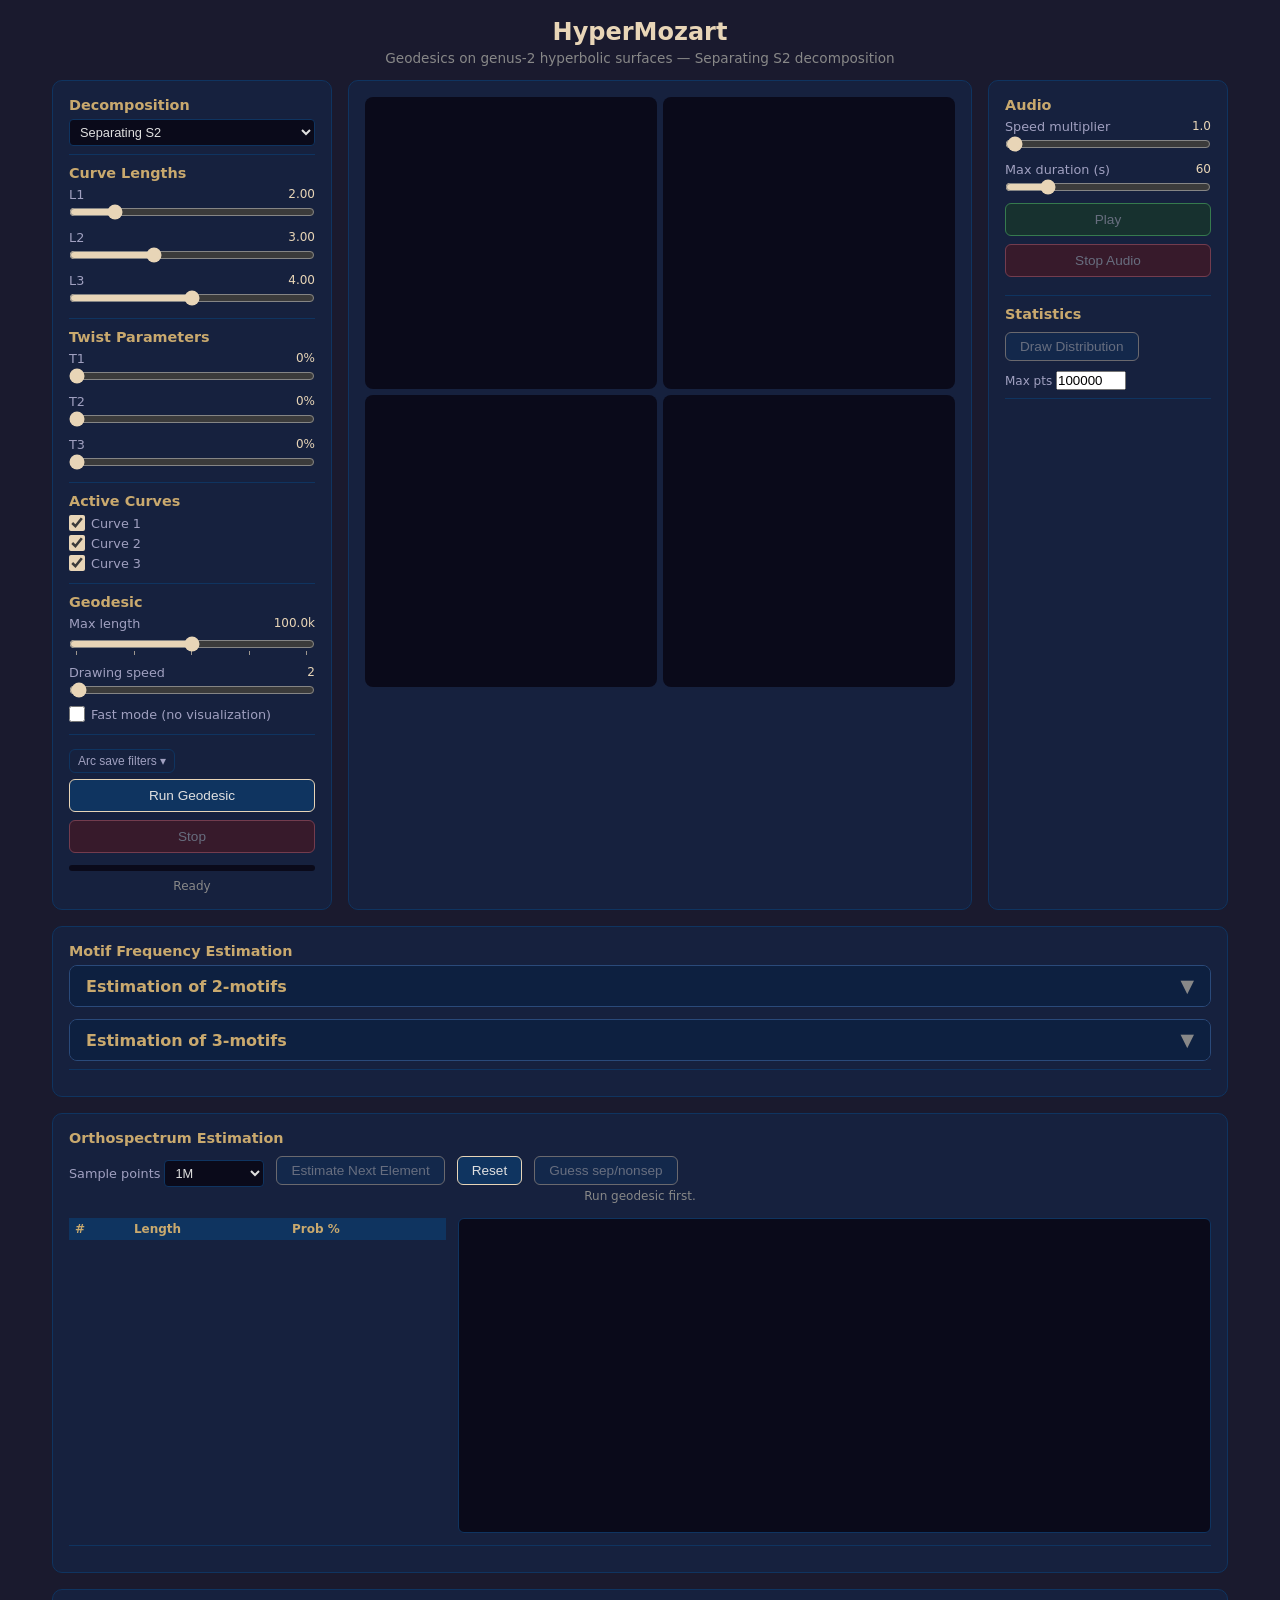
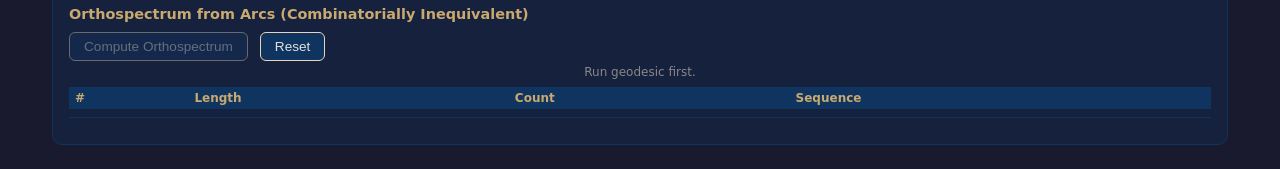
<file: webapp/index.html>
<!DOCTYPE html>
<html lang="en">
<head>
<meta charset="UTF-8">
<meta name="viewport" content="width=device-width, initial-scale=1.0">
<title>HyperMozart – Demo</title>
<link rel="stylesheet" href="style.css">
</head>
<body>
<h1>HyperMozart</h1>
<p class="subtitle">Geodesics on genus-2 hyperbolic surfaces — Separating S2 decomposition</p>
<div class="container">

<!-- Parameters Panel -->
<div class="panel params-panel">
<div class="group">
<div class="group-title">Decomposition</div>
<select id="gluing-type" style="width:100%">
<option value="separating">Separating S2</option>
<option value="nonseparating">Nonseparating S2</option>
</select>
</div>
<div class="group">
<div class="group-title">Curve Lengths</div>
<label>L1 <span class="val" id="v-l1">2.00</span></label>
<input type="range" id="l1" min="1" max="7" step="0.01" value="2.00">
<label>L2 <span class="val" id="v-l2">3.00</span></label>
<input type="range" id="l2" min="1" max="7" step="0.01" value="3.00">
<label>L3 <span class="val" id="v-l3">4.00</span></label>
<input type="range" id="l3" min="1" max="7" step="0.01" value="4.00">
</div>
<div class="group">
<div class="group-title">Twist Parameters</div>
<label>T1 <span class="val" id="v-t1">0%</span></label>
<input type="range" id="t1" min="0" max="100" step="0.5" value="0">
<label>T2 <span class="val" id="v-t2">0%</span></label>
<input type="range" id="t2" min="0" max="100" step="0.5" value="0">
<label>T3 <span class="val" id="v-t3">0%</span></label>
<input type="range" id="t3" min="0" max="100" step="0.5" value="0">
</div>
<div class="group">
<div class="group-title">Active Curves</div>
<div class="checkbox-row"><input type="checkbox" id="curve1-active" checked><label for="curve1-active">Curve 1</label></div>
<div class="checkbox-row"><input type="checkbox" id="curve2-active" checked><label for="curve2-active">Curve 2</label></div>
<div class="checkbox-row"><input type="checkbox" id="curve3-active" checked><label for="curve3-active">Curve 3</label></div>
</div>
<div class="group">
<div class="group-title">Geodesic</div>
<label>Max length <span class="val" id="v-maxlen">100.0k</span></label>
<input type="range" id="maxlen" min="0" max="100" step="1" value="50" list="maxlen-ticks">
<datalist id="maxlen-ticks">
<option value="0" label="1k"></option>
<option value="25" label="10k"></option>
<option value="50" label="100k"></option>
<option value="75" label="1M"></option>
<option value="100" label="10M"></option>
</datalist>
<label>Drawing speed <span class="val" id="v-speed">2</span></label>
<input type="range" id="speed" min="1" max="100" step="0.5" value="2">
<div class="checkbox-row">
<input type="checkbox" id="fast-mode"><label for="fast-mode">Fast mode (no visualization)</label>
</div>
</div>
<button onclick="document.getElementById('arc-save-filters').style.display=document.getElementById('arc-save-filters').style.display==='none'?'':'none'" style="background:none;border:1px solid #0f3460;padding:4px 8px;font-size:.75rem;color:#a0a0c0;width:auto;margin-bottom:2px">Arc save filters ▾</button>
<div id="arc-save-filters" style="display:none;font-size:.75rem;margin-bottom:6px;padding:6px;background:#0f1a30;border-radius:6px;border:1px solid #0f3460">
<label style="margin:0">Max count <input type="number" id="arc-save-max" value="5000" min="1" max="10000000" style="width:60px"></label>
<label style="margin:2px 0 0">Length <input type="number" id="arc-save-lmin" value="0" step="0.1" style="width:48px"> – <input type="number" id="arc-save-lmax" value="999999" step="0.1" style="width:48px"></label>
<label style="margin:2px 0 0">Init ∠ <input type="number" id="arc-save-iamin" value="1.54" step="0.01" style="width:48px"> – <input type="number" id="arc-save-iamax" value="1.60" step="0.01" style="width:48px"></label>
<label style="margin:2px 0 0">Final ∠ <input type="number" id="arc-save-famin" value="1.54" step="0.01" style="width:48px"> – <input type="number" id="arc-save-famax" value="1.60" step="0.01" style="width:48px"></label>
<button onclick="setArcFilterPerp()" style="width:auto;padding:2px 8px;font-size:.7rem;margin-top:3px">Almost perpendicular</button>
</div>
<button id="btn-run" onclick="startComputation()">Run Geodesic</button>
<button id="btn-stop" class="stop" onclick="stopComputation()" disabled>Stop</button>
<div class="progress-bar"><div class="progress-fill" id="progress"></div></div>
<div class="status" id="status">Ready</div>
</div>

<!-- Visualization Panel -->
<div class="panel viz-panel">
<div class="hex-grid">
<canvas id="c0" width="340" height="340"></canvas>
<canvas id="c1" width="340" height="340"></canvas>
<canvas id="c2" width="340" height="340"></canvas>
<canvas id="c3" width="340" height="340"></canvas>
</div>
</div>

<!-- Audio Panel -->
<div class="panel controls-panel">
<div class="group">
<div class="group-title">Audio</div>
<label>Speed multiplier <span class="val" id="v-audiospeed">1.0</span></label>
<input type="range" id="audiospeed" min="0.1" max="100" step="0.1" value="1.0">
<label>Max duration (s) <span class="val" id="v-maxdur">60</span></label>
<input type="range" id="maxdur" min="5" max="300" step="5" value="60">
<button id="btn-play" class="play" onclick="playAudio()" disabled>Play</button>
<button id="btn-stop-audio" class="stop" onclick="stopAudio()" disabled>Stop Audio</button>
<div class="audio-info" id="audio-info"></div>
</div>
<div class="group">
<div class="group-title">Statistics</div>
<div class="audio-info" id="stats"></div>
<div style="display:flex;gap:6px;align-items:center;margin-top:6px;flex-wrap:wrap">
<button id="btn-dist" onclick="drawDistribution()" disabled style="width:auto;padding:6px 14px">Draw Distribution</button>
<label style="font-size:.75rem;margin:0">Max pts <input type="number" id="dist-max-pts" value="100000" min="1000" step="10000" style="width:70px"></label>
</div>
</div>
</div>

<!-- Motif Frequency Estimation Panel -->
<div class="panel" style="width:100%;max-width:1200px">
<div class="group">
<div class="group-title">Motif Frequency Estimation</div>

<!-- 2-motif sub-panel -->
<div style="border:1px solid #2a4a7a;border-radius:8px;overflow:hidden;margin-bottom:12px">
  <div style="background:#0d2040;padding:10px 16px;cursor:pointer;display:flex;align-items:center;gap:8px"
       onclick="this.parentElement.classList.toggle('iso-sub-open')">
    <span style="color:#c9a96e;font-weight:600;flex:1">Estimation of 2-motifs</span>
    <span class="iso-sub-toggle" style="color:#888;font-size:1.1rem">▼</span>
  </div>
  <div class="iso-sub-body" style="display:none;padding:16px">
    <div style="margin-bottom:10px;padding:8px 12px;background:#0a1628;border-radius:6px;font-size:.85rem;color:#a0b0c0">
      Minimum inter-note interval: <strong id="amotif2-min" style="color:#e8d5b7">— (run geodesic first)</strong>
      <span style="color:#667"> — values of a smaller than this will find no 2-motifs</span>
    </div>
    <div style="display:flex;gap:16px;flex-wrap:wrap;align-items:center;margin-bottom:10px">
      <label style="font-size:.85rem">a
        <input type="range" id="amotif2-a" min="0" max="5" step="0.01" value="0.50"
          oninput="document.getElementById('amotif2-v-a').textContent=parseFloat(this.value).toFixed(2)"
          style="width:120px">
        <span class="val" id="amotif2-v-a">0.50</span>
      </label>
      <label style="font-size:.85rem">ε
        <input type="range" id="amotif2-eps" min="0" max="0.5" step="0.001" value="0.050"
          oninput="document.getElementById('amotif2-v-eps').textContent=parseFloat(this.value).toFixed(3)"
          style="width:120px">
        <span class="val" id="amotif2-v-eps">0.050</span>
      </label>
    </div>
    <div style="display:flex;gap:16px;flex-wrap:wrap;align-items:center;margin-bottom:10px">
      <label style="font-size:.85rem">Note 1
        <select id="amotif2-n1" style="margin-left:4px;background:#0a1628;color:#e8d5b7;border:1px solid #2a4a7a;border-radius:4px;padding:2px 6px">
          <option value="0">any</option>
          <option value="1">curve 1</option>
          <option value="2">curve 2</option>
          <option value="3">curve 3</option>
        </select>
      </label>
      <label style="font-size:.85rem">Note 2
        <select id="amotif2-n2" style="margin-left:4px;background:#0a1628;color:#e8d5b7;border:1px solid #2a4a7a;border-radius:4px;padding:2px 6px">
          <option value="0">any</option>
          <option value="1">curve 1</option>
          <option value="2">curve 2</option>
          <option value="3">curve 3</option>
        </select>
      </label>
      <button id="btn-amotif2" onclick="runAppMotif2()" disabled style="width:auto;padding:6px 14px">Run 2-Motif Scan</button>
    </div>
    <div class="status" id="amotif2-status">Run geodesic first.</div>
    <div id="amotif2-results" style="display:none;margin-top:10px;font-size:.85rem;color:#ccc;padding:10px;background:#0a0a1a;border-radius:6px;border:1px solid #0f3460"></div>
    <div id="amotif2-plot-wrap" style="display:none;margin-top:12px">
      <canvas id="amotif2-canvas" width="900" height="240"
        style="width:100%;height:auto;background:#0a0a1a;border-radius:6px;border:1px solid #0f3460;display:block"></canvas>
    </div>
  </div>
</div>

<!-- 3-motif sub-panel -->
<div style="border:1px solid #2a4a7a;border-radius:8px;overflow:hidden">
  <div style="background:#0d2040;padding:10px 16px;cursor:pointer;display:flex;align-items:center;gap:8px"
       onclick="this.parentElement.classList.toggle('iso-sub-open')">
    <span style="color:#c9a96e;font-weight:600;flex:1">Estimation of 3-motifs</span>
    <span class="iso-sub-toggle" style="color:#888;font-size:1.1rem">▼</span>
  </div>
  <div class="iso-sub-body" style="display:none;padding:16px">
    <div style="margin-bottom:10px;padding:8px 12px;background:#0a1628;border-radius:6px;font-size:.85rem;color:#a0b0c0">
      Minimum inter-note interval: <strong id="amotif3-min" style="color:#e8d5b7">— (run geodesic first)</strong>
      <span style="color:#667"> — values of a or b smaller than this will find no 3-motifs</span>
    </div>
    <div style="display:flex;gap:16px;flex-wrap:wrap;align-items:center;margin-bottom:10px">
      <label style="font-size:.85rem">a
        <input type="range" id="amotif3-a" min="0" max="5" step="0.01" value="0.50"
          oninput="document.getElementById('amotif3-v-a').textContent=parseFloat(this.value).toFixed(2)"
          style="width:120px">
        <span class="val" id="amotif3-v-a">0.50</span>
      </label>
      <label style="font-size:.85rem">b
        <input type="range" id="amotif3-b" min="0" max="5" step="0.01" value="0.50"
          oninput="document.getElementById('amotif3-v-b').textContent=parseFloat(this.value).toFixed(2)"
          style="width:120px">
        <span class="val" id="amotif3-v-b">0.50</span>
      </label>
      <label style="font-size:.85rem">ε
        <input type="range" id="amotif3-eps" min="0" max="0.5" step="0.001" value="0.050"
          oninput="document.getElementById('amotif3-v-eps').textContent=parseFloat(this.value).toFixed(3)"
          style="width:120px">
        <span class="val" id="amotif3-v-eps">0.050</span>
      </label>
    </div>
    <div style="display:flex;gap:16px;flex-wrap:wrap;align-items:center;margin-bottom:10px">
      <label style="font-size:.85rem">Note 1
        <select id="amotif3-n1" style="margin-left:4px;background:#0a1628;color:#e8d5b7;border:1px solid #2a4a7a;border-radius:4px;padding:2px 6px">
          <option value="0">any</option>
          <option value="1">curve 1</option>
          <option value="2">curve 2</option>
          <option value="3">curve 3</option>
        </select>
      </label>
      <label style="font-size:.85rem">Note 2
        <select id="amotif3-n2" style="margin-left:4px;background:#0a1628;color:#e8d5b7;border:1px solid #2a4a7a;border-radius:4px;padding:2px 6px">
          <option value="0">any</option>
          <option value="1">curve 1</option>
          <option value="2">curve 2</option>
          <option value="3">curve 3</option>
        </select>
      </label>
      <label style="font-size:.85rem">Note 3
        <select id="amotif3-n3" style="margin-left:4px;background:#0a1628;color:#e8d5b7;border:1px solid #2a4a7a;border-radius:4px;padding:2px 6px">
          <option value="0">any</option>
          <option value="1">curve 1</option>
          <option value="2">curve 2</option>
          <option value="3">curve 3</option>
        </select>
      </label>
      <button id="btn-amotif3" onclick="runAppMotif3()" disabled style="width:auto;padding:6px 14px">Run 3-Motif Scan</button>
    </div>
    <div class="status" id="amotif3-status">Run geodesic first.</div>
    <div id="amotif3-results" style="display:none;margin-top:10px;font-size:.85rem;color:#ccc;padding:10px;background:#0a0a1a;border-radius:6px;border:1px solid #0f3460"></div>
    <div id="amotif3-plot-wrap" style="display:none;margin-top:12px">
      <canvas id="amotif3-canvas" width="900" height="240"
        style="width:100%;height:auto;background:#0a0a1a;border-radius:6px;border:1px solid #0f3460;display:block"></canvas>
    </div>
  </div>
</div>

</div>
</div>

<!-- Orthospectrum Panel -->
<div class="panel" style="width:100%;max-width:1200px">
<div class="group">
<div class="group-title">Orthospectrum Estimation</div>
<div style="display:flex;gap:12px;flex-wrap:wrap;align-items:end">
<div style="flex:0 0 auto">
<label>Sample points <select id="orth-samples" style="width:100px">
<option value="500000">500k</option>
<option value="1000000" selected>1M</option>
<option value="2000000">2M</option>
</select></label>
</div>
<div style="flex:0 0 auto">
<button id="btn-orth" onclick="computeNextOrthElement()" disabled style="width:auto;padding:6px 14px">Estimate Next Element</button>
</div>
<div style="flex:0 0 auto">
<button onclick="resetOrth()" style="width:auto;padding:6px 14px">Reset</button>
</div>
<div style="flex:0 0 auto">
<button id="btn-guess-sep" onclick="guessSepNonsep()" disabled style="width:auto;padding:6px 14px">Guess sep/nonsep</button>
</div>
</div>
<div class="status" id="orth-status">Run geodesic first.</div>
<div style="display:flex;gap:12px;flex-wrap:wrap;margin-top:8px">
<div style="flex:1;min-width:200px">
<table class="orth-table" id="orth-table">
<thead><tr><th>#</th><th>Length</th><th>Prob %</th></tr></thead>
<tbody></tbody>
</table>
</div>
<div style="flex:2;min-width:300px">
<svg id="cdf-svg" class="cdf-canvas" viewBox="0 0 600 250" preserveAspectRatio="xMidYMid meet" style="width:100%;height:auto;min-height:250px"></svg>
</div>
</div>
</div>
</div>

<!-- Orthospectrum from Arcs (Combinatorially Inequivalent) -->
<div class="panel" style="width:100%;max-width:1200px">
<div class="group">
<div class="group-title">Orthospectrum from Arcs (Combinatorially Inequivalent)</div>
<div style="display:flex;gap:12px;flex-wrap:wrap;align-items:end">
<div style="flex:0 0 auto">
<button id="btn-homotopy" onclick="computeHomotopyOrthospectrum()" disabled style="width:auto;padding:6px 14px">Compute Orthospectrum</button>
</div>
<div style="flex:0 0 auto">
<button onclick="resetHomotopy()" style="width:auto;padding:6px 14px">Reset</button>
</div>
</div>
<div class="status" id="homotopy-status">Run geodesic first.</div>
<div style="flex:1;min-width:200px;margin-top:8px">
<table class="orth-table" id="homotopy-table">
<thead><tr><th>#</th><th>Length</th><th>Count</th><th>Sequence</th></tr></thead>
<tbody></tbody>
</table>
</div>
</div>
</div>

<!-- Saved Arcs Panel -->
<div class="panel" id="arcs-panel" style="width:100%;max-width:1200px;display:none">
<div class="group">
<div class="group-title">Saved Arcs (Short Geodesics)</div>
<div style="display:flex;gap:12px;flex-wrap:wrap;align-items:end">
<div style="flex:0 0 auto">
<label>Table filters:</label>
<label>Length <input type="number" id="arc-draw-lmin" value="0" step="0.1" style="width:55px"> – <input type="number" id="arc-draw-lmax" value="999999" step="0.1" style="width:55px"></label>
</div>
<div style="flex:0 0 auto">
<label>Init angle <input type="number" id="arc-draw-iamin" value="1.54" step="0.01" style="width:55px"> – <input type="number" id="arc-draw-iamax" value="1.60" step="0.01" style="width:55px"></label>
</div>
<div style="flex:0 0 auto">
<label>Final angle <input type="number" id="arc-draw-famin" value="1.54" step="0.01" style="width:55px"> – <input type="number" id="arc-draw-famax" value="1.60" step="0.01" style="width:55px"></label>
</div>
<div style="flex:0 0 auto">
<button onclick="filterArcsTable()" style="width:auto;padding:6px 14px">Filter</button>
<button onclick="resetArcsFilter()" style="width:auto;padding:6px 14px">Show All</button>
<button onclick="drawFilteredArcsOnMain()" style="width:auto;padding:6px 14px">Draw on Main</button>
</div>
<div style="flex:0 0 auto">
<div class="checkbox-row"><input type="checkbox" id="arcs-one-per-class" onchange="updateArcsPanel()"><label for="arcs-one-per-class">One per class</label></div>
</div>
</div>
<div class="status" id="arcs-status" style="margin-top:4px"></div>
<div style="display:flex;gap:12px;margin-top:6px">
<div style="flex:1;min-width:200px;max-height:340px;overflow-y:auto">
<table class="orth-table" id="arcs-table">
<thead><tr>
<th style="cursor:pointer" onclick="sortArcsTable('idx')">#</th>
<th style="cursor:pointer" onclick="sortArcsTable('length')">Length ↕</th>
<th style="cursor:pointer" onclick="sortArcsTable('initAngle')">Init ∠ ↕</th>
<th style="cursor:pointer" onclick="sortArcsTable('finalAngle')">Final ∠ ↕</th>
<th style="cursor:pointer" onclick="sortArcsTable('polyIdx')">Hex ↕</th>
<th style="cursor:pointer" onclick="sortArcsTable('classIdx')">Class ↕</th>
</tr></thead>
<tbody></tbody>
</table>
</div>
<div style="flex:0 0 auto;position:relative;overflow:hidden;border-radius:6px">
<div id="arc-mini-container" style="display:grid;grid-template-columns:1fr 1fr;gap:2px;transform-origin:center center">
<canvas id="arc-c0" width="170" height="170" style="background:#0a0a1a;border-radius:4px;border:1px solid #0f3460"></canvas>
<canvas id="arc-c1" width="170" height="170" style="background:#0a0a1a;border-radius:4px;border:1px solid #0f3460"></canvas>
<canvas id="arc-c2" width="170" height="170" style="background:#0a0a1a;border-radius:4px;border:1px solid #0f3460"></canvas>
<canvas id="arc-c3" width="170" height="170" style="background:#0a0a1a;border-radius:4px;border:1px solid #0f3460"></canvas>
</div>
<div style="font-size:.65rem;color:#666;text-align:center;margin-top:2px">Scroll to zoom, drag to pan, dblclick to reset</div>
</div>
</div>
</div>
</div>

<!-- Distribution Panel -->
<div class="panel" id="dist-panel" style="width:100%;max-width:1200px;display:none">
<div class="group">
<div class="group-title">Intersection Distribution (Curve 1)</div>
<canvas id="dist-canvas" class="cdf-canvas" width="1200" height="800" style="width:100%;height:auto"></canvas>
<div class="status" id="dist-status"></div>
</div>
</div>

</div>

<script src="js/geometry.js"></script>
<script src="js/hexagons.js"></script>
<script src="js/geodesic.js"></script>
<script src="js/drawing.js"></script>
<script src="js/audio.js"></script>
<script src="js/computation.js?v=2"></script>
<script src="js/orthospectrum.js?v=3"></script>
<script src="js/arcs.js"></script>
<script src="js/distribution.js"></script>
<script src="js/charts.js"></script>
<script src="js/motifs.js"></script>
<script src="js/ui.js"></script>
<script>
"use strict";
// ===== Motif Frequency Estimation =====
// Override finish() to enable motif buttons when music data is ready
const _origFinishMotif = finish;
finish = function() {
  _origFinishMotif();
  const hasData = toMusic && toMusic.length > 0;
  document.getElementById('btn-amotif2').disabled = !hasData;
  document.getElementById('btn-amotif3').disabled = !hasData;
  if (hasData) {
    const minStr = motifMinInterval(toMusic).toFixed(4);
    document.getElementById('amotif2-min').textContent = minStr;
    document.getElementById('amotif3-min').textContent = minStr;
    document.getElementById('amotif2-status').textContent = 'Ready.';
    document.getElementById('amotif3-status').textContent = 'Ready.';
  }
};

function _appMotifResultsHtml(label, result, noteCount) {
  return `<strong style="color:#c9a96e">${label}</strong><br>
    <table style="border-collapse:collapse;width:100%;font-family:monospace;font-size:.85rem;margin-top:6px">
      <tr style="color:#a0b8d0;border-bottom:1px solid #1e3060">
        <th style="text-align:left;padding:3px 6px">Metric</th>
        <th style="text-align:right;padding:3px 6px">Value</th>
      </tr>
      <tr style="color:#e8d5b7">
        <td style="padding:3px 6px">Total geodesic length</td>
        <td style="text-align:right;padding:3px 6px">${result.totalDist.toFixed(1)}</td>
      </tr>
      <tr style="color:#e8d5b7">
        <td style="padding:3px 6px">Note count</td>
        <td style="text-align:right;padding:3px 6px">${noteCount.toLocaleString()}</td>
      </tr>
      <tr style="color:#e8d5b7">
        <td style="padding:3px 6px">Motif count</td>
        <td style="text-align:right;padding:3px 6px">${result.count.toLocaleString()}</td>
      </tr>
      <tr style="color:#e8d5b7">
        <td style="padding:3px 6px">Frequency (per unit length)</td>
        <td style="text-align:right;padding:3px 6px">${result.freq.toExponential(4)}</td>
      </tr>
    </table>`;
}

function _noteLabel(v) { return v === 0 ? 'any' : `c${v}`; }

function runAppMotif2() {
  if (!toMusic || toMusic.length === 0) return;
  const a    = parseFloat(document.getElementById('amotif2-a').value);
  const eps  = parseFloat(document.getElementById('amotif2-eps').value);
  const note1 = parseInt(document.getElementById('amotif2-n1').value);
  const note2 = parseInt(document.getElementById('amotif2-n2').value);
  document.getElementById('amotif2-status').textContent = 'Scanning…';
  const result = scanMotif2(toMusic, a, eps, 500, note1, note2);
  document.getElementById('amotif2-status').textContent = 'Done.';
  const res = document.getElementById('amotif2-results');
  res.style.display = '';
  res.innerHTML = _appMotifResultsHtml(
    `2-Motif: a=${a.toFixed(2)}, ε=${eps.toFixed(3)}, notes=[${_noteLabel(note1)},${_noteLabel(note2)}]`,
    result, toMusic.length);
  document.getElementById('amotif2-plot-wrap').style.display = '';
  drawMotifFreqGraph('amotif2-canvas', [{ samples: result.samples, color: '#c9a96e' }]);
}

function runAppMotif3() {
  if (!toMusic || toMusic.length === 0) return;
  const a    = parseFloat(document.getElementById('amotif3-a').value);
  const b    = parseFloat(document.getElementById('amotif3-b').value);
  const eps  = parseFloat(document.getElementById('amotif3-eps').value);
  const note1 = parseInt(document.getElementById('amotif3-n1').value);
  const note2 = parseInt(document.getElementById('amotif3-n2').value);
  const note3 = parseInt(document.getElementById('amotif3-n3').value);
  document.getElementById('amotif3-status').textContent = 'Scanning…';
  const result = scanMotif3(toMusic, a, b, eps, 500, note1, note2, note3);
  document.getElementById('amotif3-status').textContent = 'Done.';
  const res = document.getElementById('amotif3-results');
  res.style.display = '';
  res.innerHTML = _appMotifResultsHtml(
    `3-Motif: a=${a.toFixed(2)}, b=${b.toFixed(2)}, ε=${eps.toFixed(3)}, notes=[${_noteLabel(note1)},${_noteLabel(note2)},${_noteLabel(note3)}]`,
    result, toMusic.length);
  document.getElementById('amotif3-plot-wrap').style.display = '';
  drawMotifFreqGraph('amotif3-canvas', [{ samples: result.samples, color: '#ff7744' }]);
}
</script>
</body>
</html>
</file>
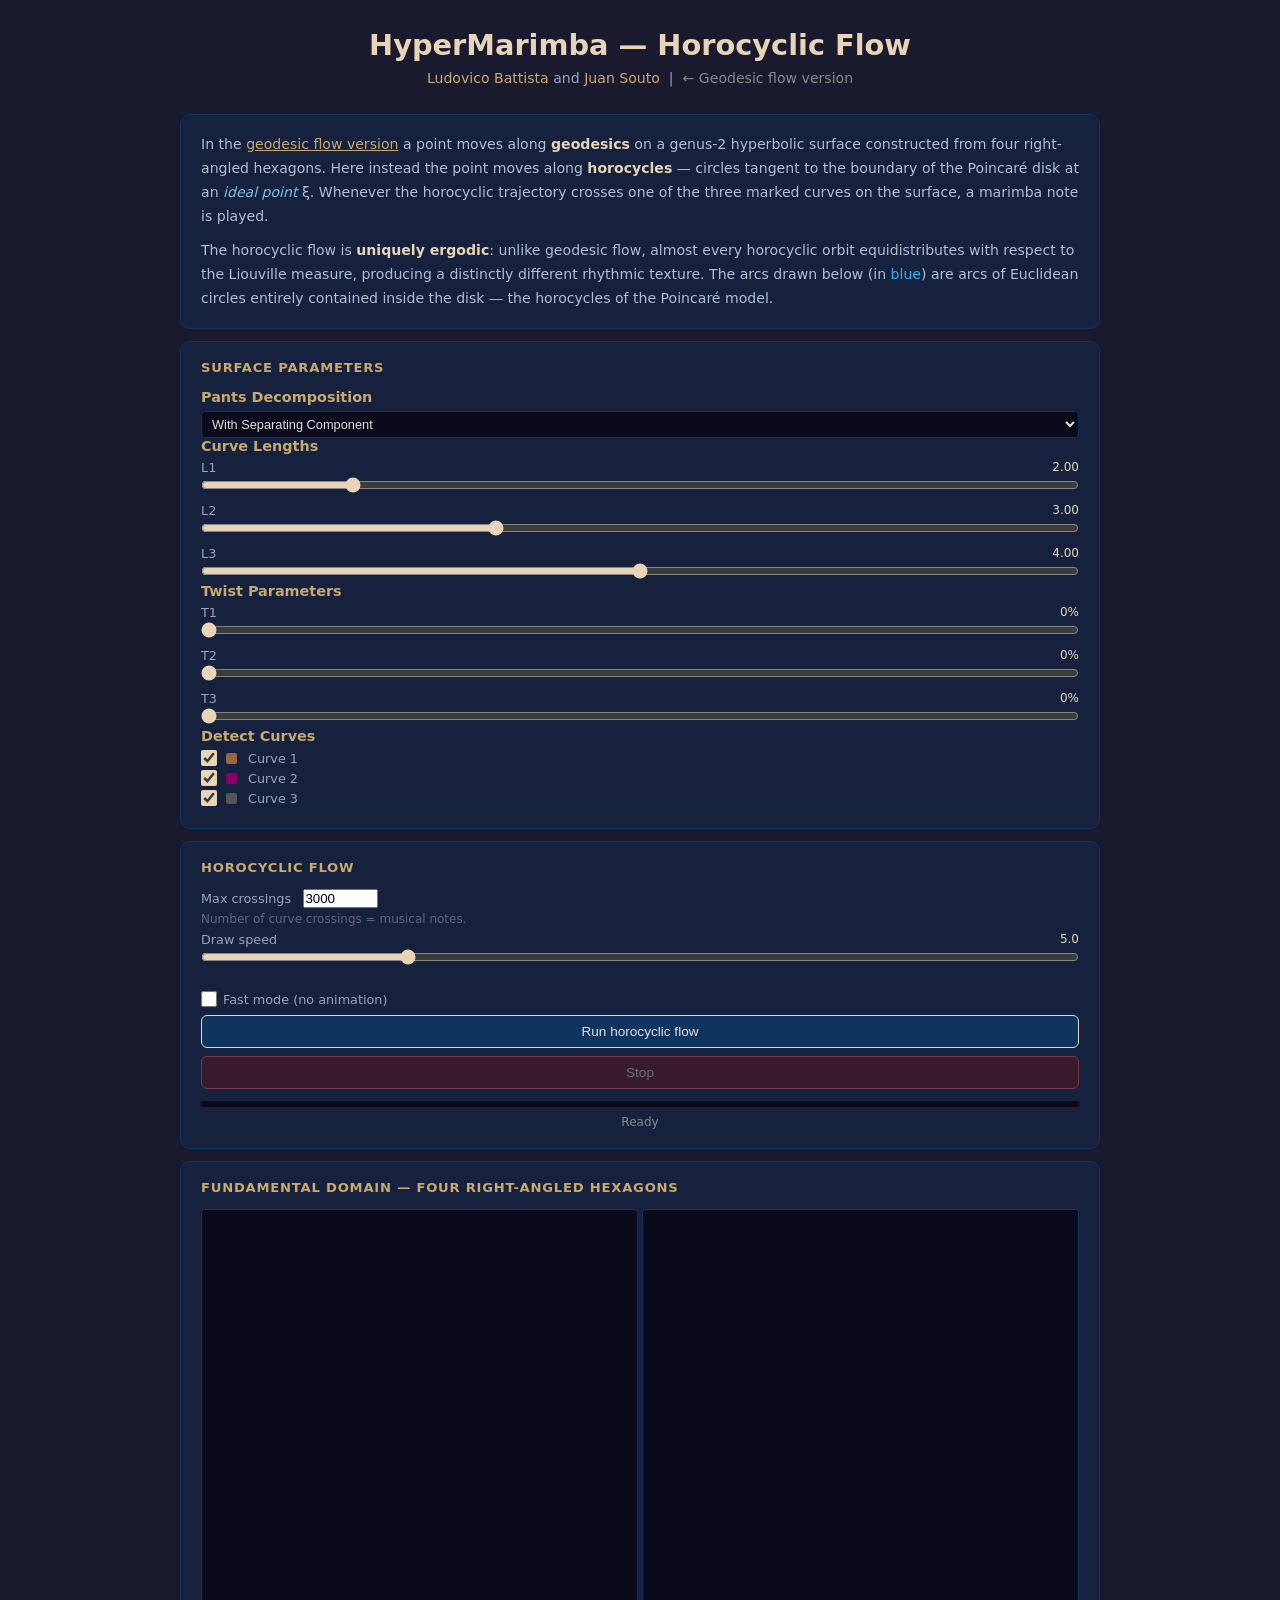
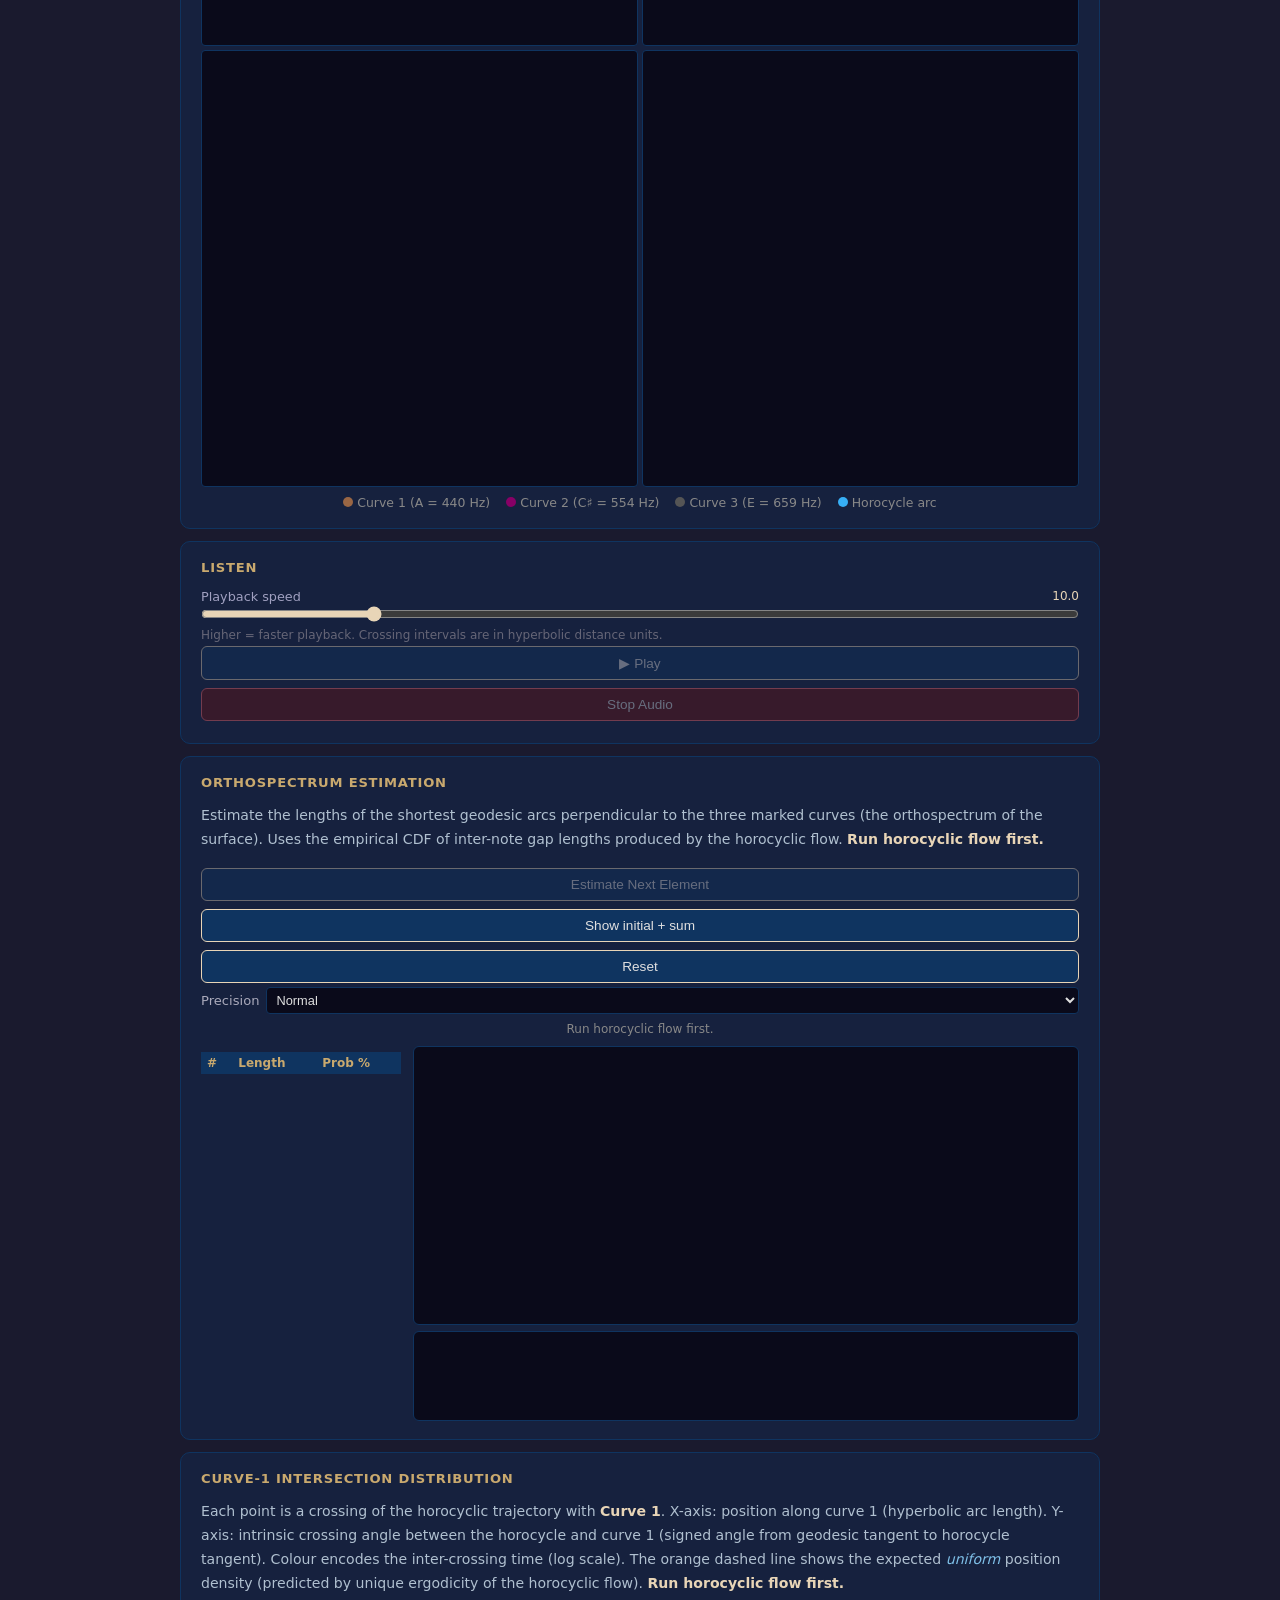
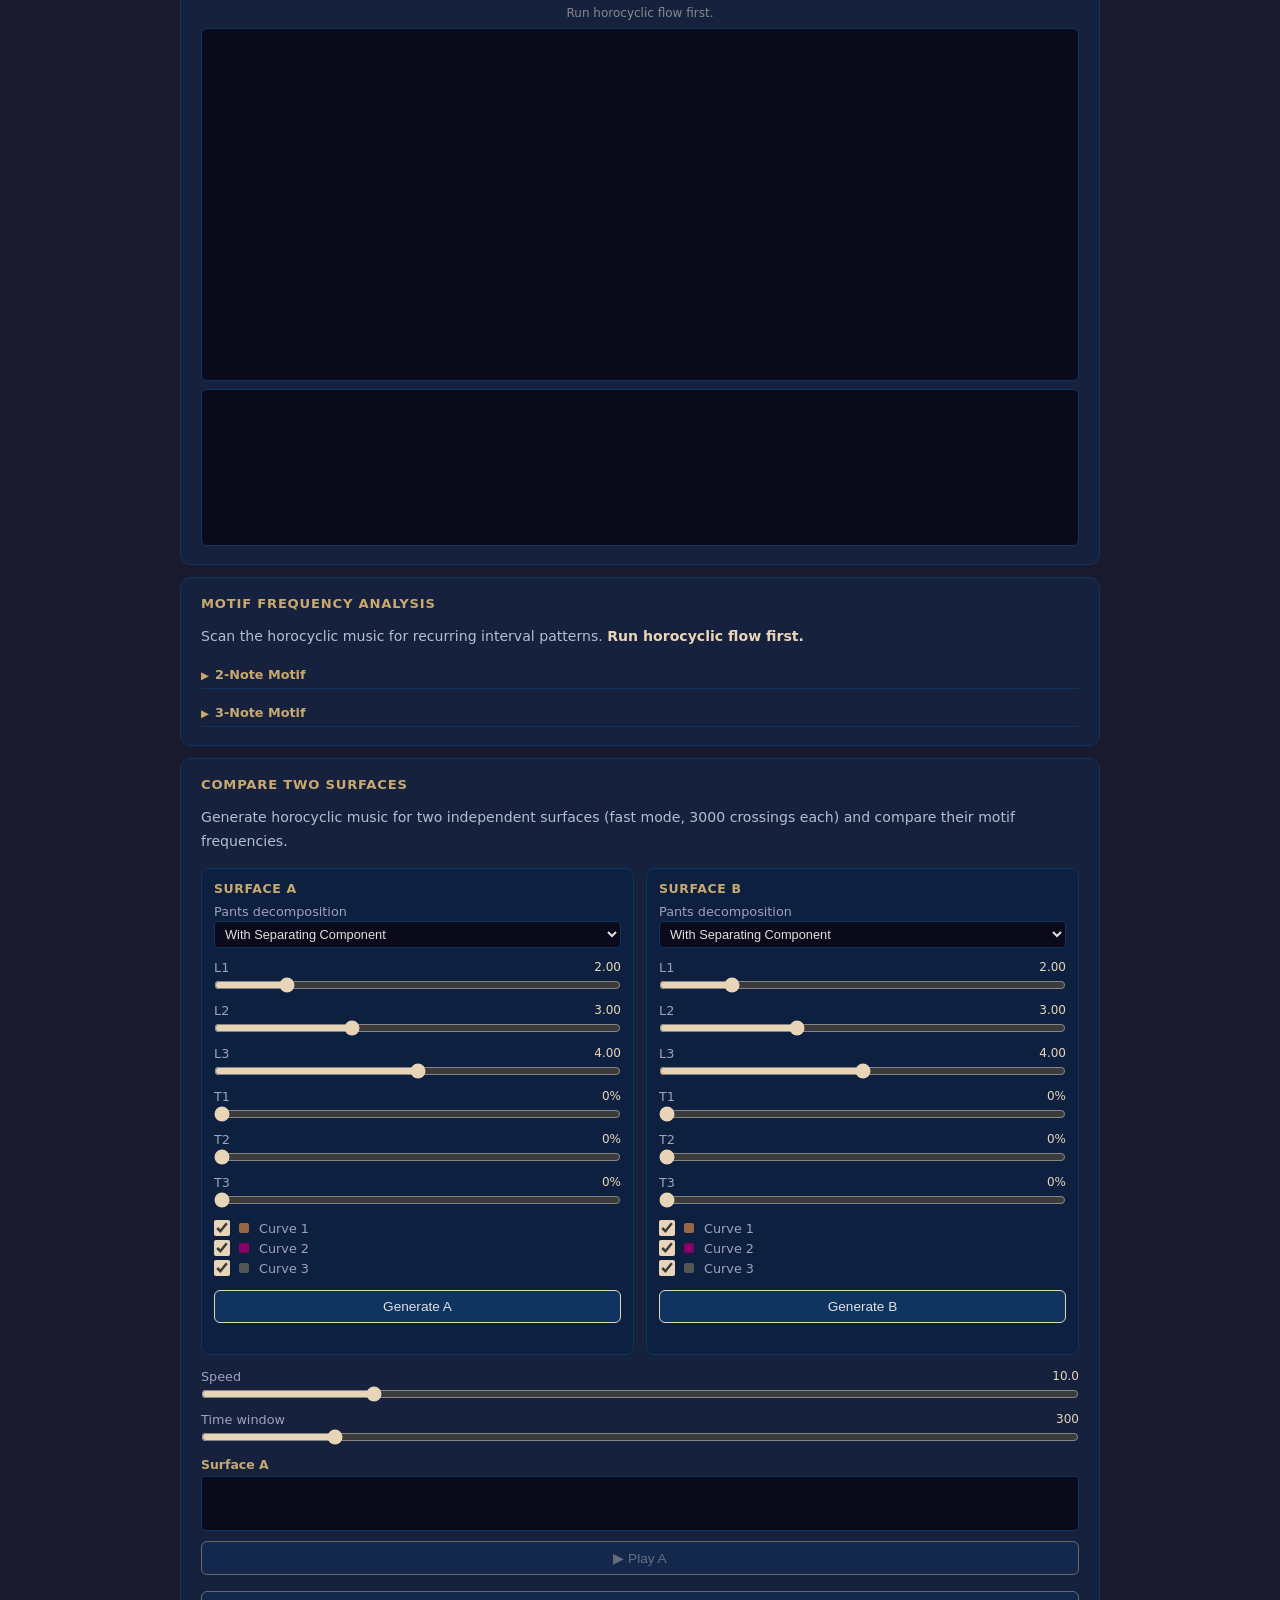
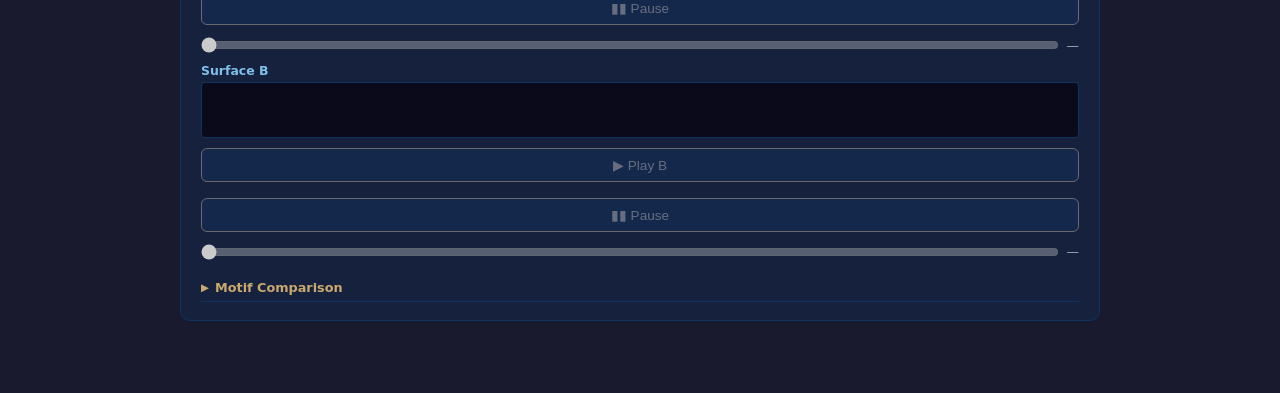
<file: webapp_horo/index.html>
<!DOCTYPE html>
<html lang="en">
<head>
<meta charset="UTF-8">
<meta name="viewport" content="width=device-width, initial-scale=1.0">
<title>HyperMarimba — Horocyclic Flow</title>
<link rel="stylesheet" href="../webapp/style.css">
<style>
body { align-items: stretch; }

.app-container {
  max-width: 960px;
  margin: 0 auto;
  padding: 0 20px 60px;
  width: 100%;
  box-sizing: border-box;
}

.app-header {
  text-align: center;
  padding: 28px 0 16px;
}
.app-header h1 { font-size: 1.8rem; margin: 0 0 8px; }
.app-header .subtitle { font-size: 0.88rem; color: #a0a0c0; margin: 0; }
.app-header .subtitle a { color: #c9a96e; text-decoration: none; }
.app-header .subtitle a:hover { text-decoration: underline; }

.panel {
  border: 1px solid #0f3460;
  border-radius: 10px;
  background: #16213e;
  padding: 18px 20px;
  margin: 12px 0;
}
.panel-title {
  font-size: 0.82rem;
  font-weight: 700;
  color: #c9a96e;
  margin: 0 0 14px;
  text-transform: uppercase;
  letter-spacing: 0.06em;
}

.description {
  font-size: 0.88rem;
  color: #b0c0d0;
  line-height: 1.7;
  margin: 0;
}
.description strong { color: #e8d5b7; }
.description em { color: #7fc0e8; }

.hex-grid {
  display: grid;
  grid-template-columns: 1fr 1fr;
  gap: 4px;
  margin-top: 10px;
}
.hex-grid canvas {
  border: 1px solid #0f3460;
  border-radius: 4px;
  display: block;
  width: 100%;
  height: auto;
}

.note-legend {
  display: flex;
  gap: 16px;
  font-size: 0.78rem;
  color: #888;
  margin-top: 8px;
  justify-content: center;
}
.note-legend span { display: flex; align-items: center; gap: 4px; }
.dot { width: 10px; height: 10px; border-radius: 50%; display: inline-block; }

/* Horo arc accent colour: teal/blue */
.horo-accent { color: #37aff5; }

/* Collapsible sub-panels */
.iso-sub-header {
  cursor: pointer;
  user-select: none;
  font-size: 0.8rem;
  font-weight: 700;
  color: #c9a96e;
  padding: 6px 0;
  border-bottom: 1px solid #0f3460;
  margin-bottom: 0;
  display: flex;
  align-items: center;
  gap: 6px;
}
.iso-sub-header::before { content: '▶'; font-size: 0.65rem; transition: transform 0.15s; }
.iso-sub-open.iso-sub-header::before { transform: rotate(90deg); }
.iso-sub-body {
  display: none;
  padding-top: 10px;
}

/* Partiture canvas */
.partiture-wrap {
  border: 1px solid #0f3460;
  border-radius: 4px;
  overflow: hidden;
  background: #0a0a1a;
}
.partiture-wrap canvas {
  display: block;
  width: 100%;
  height: auto;
}

/* Compact two-col grid for compare surfaces */
.cmp-surfaces-grid {
  display: grid;
  grid-template-columns: 1fr 1fr;
  gap: 12px;
}
@media (max-width: 640px) { .cmp-surfaces-grid { grid-template-columns: 1fr; } }

.cmp-surface-box {
  border: 1px solid #0f3460;
  border-radius: 8px;
  padding: 12px;
  background: #0d2040;
}
.cmp-surface-box .group-title {
  font-size: 0.78rem;
  color: #c9a96e;
  font-weight: 700;
  margin-bottom: 8px;
  text-transform: uppercase;
  letter-spacing: 0.05em;
}

/* Results preformatted text */
.results-pre {
  font-size: 0.78rem;
  font-family: monospace;
  color: #b0c8e0;
  background: #0a0a1a;
  border-radius: 4px;
  padding: 8px;
  white-space: pre-wrap;
  margin-top: 8px;
}
</style>
</head>
<body>

<div class="app-container">

  <div class="app-header">
    <h1>HyperMarimba — Horocyclic Flow</h1>
    <p class="subtitle">
      <a href="https://ludox73.github.io/">Ludovico Battista</a> and
      <a href="https://juan.perlora.eu">Juan Souto</a>
      &nbsp;|&nbsp;
      <a href="../webapp/story.html" style="color:#888">← Geodesic flow version</a>
    </p>
  </div>

  <!-- Description -->
  <div class="panel">
    <p class="description">
      In the <a href="../webapp/story.html" style="color:#c9a96e">geodesic flow version</a> a point moves along
      <strong>geodesics</strong> on a genus-2 hyperbolic surface constructed from four right-angled hexagons.
      Here instead the point moves along <strong>horocycles</strong> — circles tangent to the boundary of the
      Poincaré disk at an <em>ideal point</em> ξ. Whenever the horocyclic trajectory crosses one of the three
      marked curves on the surface, a marimba note is played.
    </p>
    <p class="description" style="margin-top:10px">
      The horocyclic flow is <strong>uniquely ergodic</strong>: unlike geodesic flow, almost every horocyclic
      orbit equidistributes with respect to the Liouville measure, producing a distinctly different rhythmic
      texture. The arcs drawn below (in <span class="horo-accent">blue</span>) are arcs of Euclidean circles
      entirely contained inside the disk — the horocycles of the Poincaré model.
    </p>
  </div>

  <!-- ══════════════════════════════════════════════════════════════
       Surface parameters
  ════════════════════════════════════════════════════════════════ -->
  <div class="panel">
    <div class="panel-title">Surface Parameters</div>
    <div class="controls-row">

      <div class="controls-group">
        <div class="group-title">Pants Decomposition</div>
        <select id="horo-gluing-type" style="width:100%">
          <option value="separating">With Separating Component</option>
          <option value="nonseparating">No Separating Component</option>
        </select>
      </div>

      <div class="controls-group">
        <div class="group-title">Curve Lengths</div>
        <label>L1 <span class="val" id="horo-v-l1">2.00</span></label>
        <input type="range" id="horo-l1" min="1" max="7" step="0.01" value="2.00"
               oninput="document.getElementById('horo-v-l1').textContent=parseFloat(this.value).toFixed(2)">
        <label>L2 <span class="val" id="horo-v-l2">3.00</span></label>
        <input type="range" id="horo-l2" min="1" max="7" step="0.01" value="3.00"
               oninput="document.getElementById('horo-v-l2').textContent=parseFloat(this.value).toFixed(2)">
        <label>L3 <span class="val" id="horo-v-l3">4.00</span></label>
        <input type="range" id="horo-l3" min="1" max="7" step="0.01" value="4.00"
               oninput="document.getElementById('horo-v-l3').textContent=parseFloat(this.value).toFixed(2)">
      </div>

      <div class="controls-group">
        <div class="group-title">Twist Parameters</div>
        <label>T1 <span class="val" id="horo-v-t1">0%</span></label>
        <input type="range" id="horo-t1" min="0" max="100" step="0.5" value="0"
               oninput="document.getElementById('horo-v-t1').textContent=Math.round(this.value)+'%'">
        <label>T2 <span class="val" id="horo-v-t2">0%</span></label>
        <input type="range" id="horo-t2" min="0" max="100" step="0.5" value="0"
               oninput="document.getElementById('horo-v-t2').textContent=Math.round(this.value)+'%'">
        <label>T3 <span class="val" id="horo-v-t3">0%</span></label>
        <input type="range" id="horo-t3" min="0" max="100" step="0.5" value="0"
               oninput="document.getElementById('horo-v-t3').textContent=Math.round(this.value)+'%'">
      </div>

      <div class="controls-group">
        <div class="group-title">Detect Curves</div>
        <div class="checkbox-row">
          <input type="checkbox" id="horo-curve1" checked>
          <span style="display:inline-block;width:11px;height:11px;background:#964;border-radius:2px;vertical-align:middle;margin:0 5px 0 3px"></span>
          <label for="horo-curve1">Curve 1</label>
        </div>
        <div class="checkbox-row">
          <input type="checkbox" id="horo-curve2" checked>
          <span style="display:inline-block;width:11px;height:11px;background:#806;border-radius:2px;vertical-align:middle;margin:0 5px 0 3px"></span>
          <label for="horo-curve2">Curve 2</label>
        </div>
        <div class="checkbox-row">
          <input type="checkbox" id="horo-curve3" checked>
          <span style="display:inline-block;width:11px;height:11px;background:#555;border-radius:2px;vertical-align:middle;margin:0 5px 0 3px"></span>
          <label for="horo-curve3">Curve 3</label>
        </div>
      </div>

    </div>
  </div>

  <!-- ══════════════════════════════════════════════════════════════
       Flow controls
  ════════════════════════════════════════════════════════════════ -->
  <div class="panel">
    <div class="panel-title">Horocyclic Flow</div>
    <div class="controls-row">

      <div class="controls-group">
        <label>Max crossings &nbsp;
          <input type="number" id="horo-maxcrossings" value="3000" min="100" max="200000" step="500"
                 style="width:75px">
        </label>
        <div style="font-size:.75rem;color:#667;margin-top:4px">
          Number of curve crossings = musical notes.
        </div>
      </div>

      <div class="controls-group">
        <label>Draw speed &nbsp;<span class="val" id="horo-v-speed">5.0</span></label>
        <input type="range" id="horo-speed" min="0.5" max="20" step="0.5" value="5"
               oninput="document.getElementById('horo-v-speed').textContent=parseFloat(this.value).toFixed(1)">
      </div>

      <div class="controls-group" style="padding-top:18px">
        <div class="checkbox-row">
          <input type="checkbox" id="horo-fast-mode">
          <label for="horo-fast-mode">Fast mode (no animation)</label>
        </div>
      </div>

    </div>

    <div class="controls-actions">
      <button id="horo-btn-run" onclick="startHoroComputation()">Run horocyclic flow</button>
      <button id="horo-btn-stop" class="stop" onclick="stopHoroComputation()" disabled>Stop</button>
    </div>
    <div class="progress-bar">
      <div class="progress-fill" id="horo-progress-fill"></div>
    </div>
    <div class="status" id="horo-status">Ready</div>
  </div>

  <!-- ══════════════════════════════════════════════════════════════
       Fundamental domain visualization
  ════════════════════════════════════════════════════════════════ -->
  <div class="panel">
    <div class="panel-title">Fundamental Domain — Four Right-angled Hexagons</div>
    <div class="hex-grid">
      <canvas id="horo-c0" width="340" height="340"></canvas>
      <canvas id="horo-c1" width="340" height="340"></canvas>
      <canvas id="horo-c2" width="340" height="340"></canvas>
      <canvas id="horo-c3" width="340" height="340"></canvas>
    </div>
    <div class="note-legend">
      <span><span class="dot" style="background:#964"></span> Curve 1 (A = 440 Hz)</span>
      <span><span class="dot" style="background:#806"></span> Curve 2 (C♯ = 554 Hz)</span>
      <span><span class="dot" style="background:#555"></span> Curve 3 (E = 659 Hz)</span>
      <span><span class="dot" style="background:#37aff5"></span> Horocycle arc</span>
    </div>
  </div>

  <!-- ══════════════════════════════════════════════════════════════
       Audio
  ════════════════════════════════════════════════════════════════ -->
  <div class="panel">
    <div class="panel-title">Listen</div>
    <div class="controls-row">
      <div class="controls-group">
        <label>Playback speed &nbsp;<span class="val" id="horo-v-audiospeed">10.0</span></label>
        <input type="range" id="horo-audiospeed" min="0.5" max="50" step="0.5" value="10"
               oninput="document.getElementById('horo-v-audiospeed').textContent=parseFloat(this.value).toFixed(1)">
        <div style="font-size:.75rem;color:#667;margin-top:2px">
          Higher = faster playback. Crossing intervals are in hyperbolic distance units.
        </div>
      </div>
    </div>
    <div class="controls-actions">
      <button id="horo-btn-play" onclick="playHoroAudio()" disabled>&#9654; Play</button>
      <button id="horo-btn-stop-audio" class="stop" onclick="stopHoroAudio()" disabled>Stop Audio</button>
    </div>
  </div>

  <!-- ══════════════════════════════════════════════════════════════
       Score player (shown after computation finishes)
  ════════════════════════════════════════════════════════════════ -->
  <div class="panel" id="horo-score-panel" style="display:none">
    <div class="panel-title">Score</div>
    <div class="controls-row" style="margin-bottom:10px">
      <div class="controls-group">
        <label>Speed &nbsp;<span class="val" id="horo-v-audiospeed2">10.0</span></label>
        <input type="range" id="horo-audiospeed2" min="0.5" max="50" step="0.5" value="10"
               oninput="document.getElementById('horo-v-audiospeed2').textContent=parseFloat(this.value).toFixed(1)">
      </div>
      <div class="controls-group">
        <label>Time window &nbsp;<span class="val" id="horo-v-maxtime">300</span></label>
        <input type="range" id="horo-maxtime" min="10" max="2000" step="10" value="300"
               oninput="document.getElementById('horo-v-maxtime').textContent=this.value;if(mainPlayer)mainPlayer._updateUI()">
      </div>
    </div>
    <div class="partiture-wrap">
      <canvas id="horo-partiture" width="900" height="55"></canvas>
    </div>
    <div style="display:flex;align-items:center;gap:10px;margin-top:8px;flex-wrap:wrap">
      <button id="horo-btn-play2" disabled onclick="mainPlayer.play()">&#9654; Play</button>
      <button id="horo-btn-pause" disabled onclick="mainPlayer.pause()">&#9646;&#9646; Pause</button>
      <input type="range" id="horo-seek" min="0" max="0" value="0" disabled
             style="flex:1;min-width:80px">
      <span id="horo-info" style="font-size:0.8rem;color:#a0b0c0;white-space:nowrap">—</span>
    </div>
  </div>

  <!-- ══════════════════════════════════════════════════════════════
       Orthospectrum Estimation
  ════════════════════════════════════════════════════════════════ -->
  <div class="panel">
    <div class="panel-title">Orthospectrum Estimation</div>
    <p class="description" style="margin-bottom:12px">
      Estimate the lengths of the shortest geodesic arcs perpendicular to the three marked curves
      (the orthospectrum of the surface). Uses the empirical CDF of inter-note gap lengths
      produced by the horocyclic flow. <strong>Run horocyclic flow first.</strong>
    </p>

    <div class="controls-actions" style="gap:8px;flex-wrap:wrap">
      <button id="btn-orth" onclick="horoComputeNextOrthElement()" disabled>Estimate Next Element</button>
      <button onclick="horoShowOrthInitialSum()">Show initial + sum</button>
      <button onclick="if(typeof resetOrth==='function')resetOrth()">Reset</button>
      <label style="font-size:.82rem;color:#aab;display:flex;align-items:center;gap:6px;margin:0">
        Precision
        <select id="orth-samples">
          <option value="1000000" selected>Normal</option>
          <option value="2000000">High</option>
          <option value="5000000">Very High</option>
        </select>
      </label>
    </div>

    <div class="status" id="orth-status" style="margin-top:8px">Run horocyclic flow first.</div>

    <div style="display:flex;gap:12px;flex-wrap:wrap;margin-top:10px">
      <!-- Results table -->
      <div style="flex:0 0 auto;min-width:200px">
        <table id="orth-table" class="orth-table">
          <thead><tr><th>#</th><th>Length</th><th>Prob %</th></tr></thead>
          <tbody></tbody>
        </table>
      </div>
      <!-- CDF chart -->
      <div style="flex:1;min-width:280px">
        <svg id="cdf-svg" viewBox="0 0 600 250" preserveAspectRatio="xMidYMid meet"
             style="width:100%;height:auto;min-height:200px;background:#0a0a1a;border-radius:6px;border:1px solid #0f3460;display:block"></svg>
        <svg id="barcode-svg" viewBox="0 0 600 80" preserveAspectRatio="xMidYMid meet"
             style="width:100%;height:auto;background:#0a0a1a;border-radius:6px;border:1px solid #0f3460;margin-top:6px;display:block;min-height:55px"></svg>
      </div>
    </div>
  </div>

  <!-- ══════════════════════════════════════════════════════════════
       Curve-1 Intersection Distribution
  ════════════════════════════════════════════════════════════════ -->
  <div class="panel">
    <div class="panel-title">Curve-1 Intersection Distribution</div>
    <p class="description" style="margin-bottom:10px">
      Each point is a crossing of the horocyclic trajectory with <strong>Curve 1</strong>.
      X-axis: position along curve 1 (hyperbolic arc length).
      Y-axis: intrinsic crossing angle between the horocycle and curve 1 (signed angle from geodesic tangent to horocycle tangent).
      Colour encodes the inter-crossing time (log scale).
      The orange dashed line shows the expected <em>uniform</em> position density
      (predicted by unique ergodicity of the horocyclic flow).
      <strong>Run horocyclic flow first.</strong>
    </p>
    <div class="status" id="horo-dist-status" style="margin-bottom:8px">Run horocyclic flow first.</div>
    <!-- Scatter: position × ξ angle -->
    <canvas id="horo-dist-canvas" width="900" height="360"
            style="width:100%;height:auto;border-radius:6px;border:1px solid #0f3460;background:#0a0a1a;display:block"></canvas>
    <!-- 1-D position histogram -->
    <canvas id="horo-dist-hist" width="900" height="160"
            style="width:100%;height:auto;border-radius:6px;border:1px solid #0f3460;background:#0a0a1a;display:block;margin-top:8px"></canvas>
  </div>

  <!-- ══════════════════════════════════════════════════════════════
       Motif Frequency Analysis
  ════════════════════════════════════════════════════════════════ -->
  <div class="panel">
    <div class="panel-title">Motif Frequency Analysis</div>
    <p class="description" style="margin-bottom:12px">
      Scan the horocyclic music for recurring interval patterns.
      <strong>Run horocyclic flow first.</strong>
    </p>

    <!-- 2-motif sub-panel -->
    <div class="iso-sub-header" id="smotif2-hdr" onclick="toggleSubPanel('smotif2-hdr')">
      2-Note Motif
    </div>
    <div class="iso-sub-body" id="smotif2-body">
      <div class="controls-row" style="margin-bottom:8px">
        <div class="controls-group">
          <label>Gap a &nbsp;<span class="val" id="smotif2-v-a">0.50</span></label>
          <input type="range" id="smotif2-a" min="0" max="5" step="0.01" value="0.5"
                 oninput="document.getElementById('smotif2-v-a').textContent=parseFloat(this.value).toFixed(2)">
          <div style="font-size:.72rem;color:#667;margin-top:2px">Min interval: <span id="smotif2-min">—</span></div>
        </div>
        <div class="controls-group">
          <label>Tolerance &epsilon; &nbsp;<span class="val" id="smotif2-v-eps">0.10</span></label>
          <input type="range" id="smotif2-eps" min="0.001" max="1" step="0.001" value="0.1"
                 oninput="document.getElementById('smotif2-v-eps').textContent=parseFloat(this.value).toFixed(3)">
        </div>
        <div class="controls-group">
          <label>Note 1 filter</label>
          <select id="smotif2-n1">
            <option value="0">Any</option>
            <option value="1">Curve 1</option>
            <option value="2">Curve 2</option>
            <option value="3">Curve 3</option>
          </select>
          <label style="margin-top:6px">Note 2 filter</label>
          <select id="smotif2-n2">
            <option value="0">Any</option>
            <option value="1">Curve 1</option>
            <option value="2">Curve 2</option>
            <option value="3">Curve 3</option>
          </select>
        </div>
      </div>
      <div class="controls-actions">
        <button onclick="runHoroMotif2()">Scan 2-motif</button>
      </div>
      <div id="smotif2-status" class="status"></div>
      <div id="smotif2-results" style="display:none">
        <div id="smotif2-plot-wrap" style="margin-top:8px">
          <canvas id="smotif2-canvas" width="860" height="180"
                  style="width:100%;border:1px solid #0f3460;border-radius:4px;background:#0a0a1a"></canvas>
        </div>
      </div>
    </div>

    <!-- 3-motif sub-panel -->
    <div class="iso-sub-header" id="smotif3-hdr" style="margin-top:10px" onclick="toggleSubPanel('smotif3-hdr')">
      3-Note Motif
    </div>
    <div class="iso-sub-body" id="smotif3-body">
      <div class="controls-row" style="margin-bottom:8px">
        <div class="controls-group">
          <label>Gap a &nbsp;<span class="val" id="smotif3-v-a">0.50</span></label>
          <input type="range" id="smotif3-a" min="0" max="5" step="0.01" value="0.5"
                 oninput="document.getElementById('smotif3-v-a').textContent=parseFloat(this.value).toFixed(2)">
          <label style="margin-top:6px">Gap b &nbsp;<span class="val" id="smotif3-v-b">0.50</span></label>
          <input type="range" id="smotif3-b" min="0" max="5" step="0.01" value="0.5"
                 oninput="document.getElementById('smotif3-v-b').textContent=parseFloat(this.value).toFixed(2)">
          <div style="font-size:.72rem;color:#667;margin-top:2px">Min interval: <span id="smotif3-min">—</span></div>
        </div>
        <div class="controls-group">
          <label>Tolerance &epsilon; &nbsp;<span class="val" id="smotif3-v-eps">0.10</span></label>
          <input type="range" id="smotif3-eps" min="0.001" max="1" step="0.001" value="0.1"
                 oninput="document.getElementById('smotif3-v-eps').textContent=parseFloat(this.value).toFixed(3)">
        </div>
        <div class="controls-group">
          <label>Note 1</label>
          <select id="smotif3-n1">
            <option value="0">Any</option>
            <option value="1">Curve 1</option>
            <option value="2">Curve 2</option>
            <option value="3">Curve 3</option>
          </select>
          <label style="margin-top:4px">Note 2</label>
          <select id="smotif3-n2">
            <option value="0">Any</option>
            <option value="1">Curve 1</option>
            <option value="2">Curve 2</option>
            <option value="3">Curve 3</option>
          </select>
          <label style="margin-top:4px">Note 3</label>
          <select id="smotif3-n3">
            <option value="0">Any</option>
            <option value="1">Curve 1</option>
            <option value="2">Curve 2</option>
            <option value="3">Curve 3</option>
          </select>
        </div>
      </div>
      <div class="controls-actions">
        <button onclick="runHoroMotif3()">Scan 3-motif</button>
      </div>
      <div id="smotif3-status" class="status"></div>
      <div id="smotif3-results" style="display:none">
        <div id="smotif3-plot-wrap" style="margin-top:8px">
          <canvas id="smotif3-canvas" width="860" height="180"
                  style="width:100%;border:1px solid #0f3460;border-radius:4px;background:#0a0a1a"></canvas>
        </div>
      </div>
    </div>
  </div>

  <!-- ══════════════════════════════════════════════════════════════
       Compare Two Surfaces
  ════════════════════════════════════════════════════════════════ -->
  <div class="panel">
    <div class="panel-title">Compare Two Surfaces</div>
    <p class="description" style="margin-bottom:14px">
      Generate horocyclic music for two independent surfaces (fast mode, 3000 crossings each)
      and compare their motif frequencies.
    </p>

    <!-- Surface parameter boxes -->
    <div class="cmp-surfaces-grid">

      <!-- Surface A -->
      <div class="cmp-surface-box">
        <div class="group-title">Surface A</div>
        <label>Pants decomposition</label>
        <select id="cmp-a-gluing" style="width:100%;margin-bottom:6px">
          <option value="separating">With Separating Component</option>
          <option value="nonseparating">No Separating Component</option>
        </select>
        <label>L1 <span class="val" id="cmp-a-v-l1">2.00</span></label>
        <input type="range" id="cmp-a-l1" min="1" max="7" step="0.01" value="2"
               oninput="document.getElementById('cmp-a-v-l1').textContent=parseFloat(this.value).toFixed(2)">
        <label>L2 <span class="val" id="cmp-a-v-l2">3.00</span></label>
        <input type="range" id="cmp-a-l2" min="1" max="7" step="0.01" value="3"
               oninput="document.getElementById('cmp-a-v-l2').textContent=parseFloat(this.value).toFixed(2)">
        <label>L3 <span class="val" id="cmp-a-v-l3">4.00</span></label>
        <input type="range" id="cmp-a-l3" min="1" max="7" step="0.01" value="4"
               oninput="document.getElementById('cmp-a-v-l3').textContent=parseFloat(this.value).toFixed(2)">
        <label style="margin-top:6px">T1 <span class="val" id="cmp-a-v-t1">0%</span></label>
        <input type="range" id="cmp-a-t1" min="0" max="100" step="0.5" value="0"
               oninput="document.getElementById('cmp-a-v-t1').textContent=Math.round(this.value)+'%'">
        <label>T2 <span class="val" id="cmp-a-v-t2">0%</span></label>
        <input type="range" id="cmp-a-t2" min="0" max="100" step="0.5" value="0"
               oninput="document.getElementById('cmp-a-v-t2').textContent=Math.round(this.value)+'%'">
        <label>T3 <span class="val" id="cmp-a-v-t3">0%</span></label>
        <input type="range" id="cmp-a-t3" min="0" max="100" step="0.5" value="0"
               oninput="document.getElementById('cmp-a-v-t3').textContent=Math.round(this.value)+'%'">
        <div style="margin-top:8px">
          <div class="checkbox-row">
            <input type="checkbox" id="cmp-a-curve1" checked>
            <span style="display:inline-block;width:10px;height:10px;background:#964;border-radius:2px;vertical-align:middle;margin:0 4px 0 3px"></span>
            <label for="cmp-a-curve1">Curve 1</label>
          </div>
          <div class="checkbox-row">
            <input type="checkbox" id="cmp-a-curve2" checked>
            <span style="display:inline-block;width:10px;height:10px;background:#806;border-radius:2px;vertical-align:middle;margin:0 4px 0 3px"></span>
            <label for="cmp-a-curve2">Curve 2</label>
          </div>
          <div class="checkbox-row">
            <input type="checkbox" id="cmp-a-curve3" checked>
            <span style="display:inline-block;width:10px;height:10px;background:#555;border-radius:2px;vertical-align:middle;margin:0 4px 0 3px"></span>
            <label for="cmp-a-curve3">Curve 3</label>
          </div>
        </div>
        <div class="controls-actions" style="margin-top:10px">
          <button onclick="runHoroCompare('a')">Generate A</button>
        </div>
        <div id="cmp-status-a" class="status"></div>
      </div>

      <!-- Surface B -->
      <div class="cmp-surface-box">
        <div class="group-title">Surface B</div>
        <label>Pants decomposition</label>
        <select id="cmp-b-gluing" style="width:100%;margin-bottom:6px">
          <option value="separating">With Separating Component</option>
          <option value="nonseparating">No Separating Component</option>
        </select>
        <label>L1 <span class="val" id="cmp-b-v-l1">2.00</span></label>
        <input type="range" id="cmp-b-l1" min="1" max="7" step="0.01" value="2"
               oninput="document.getElementById('cmp-b-v-l1').textContent=parseFloat(this.value).toFixed(2)">
        <label>L2 <span class="val" id="cmp-b-v-l2">3.00</span></label>
        <input type="range" id="cmp-b-l2" min="1" max="7" step="0.01" value="3"
               oninput="document.getElementById('cmp-b-v-l2').textContent=parseFloat(this.value).toFixed(2)">
        <label>L3 <span class="val" id="cmp-b-v-l3">4.00</span></label>
        <input type="range" id="cmp-b-l3" min="1" max="7" step="0.01" value="4"
               oninput="document.getElementById('cmp-b-v-l3').textContent=parseFloat(this.value).toFixed(2)">
        <label style="margin-top:6px">T1 <span class="val" id="cmp-b-v-t1">0%</span></label>
        <input type="range" id="cmp-b-t1" min="0" max="100" step="0.5" value="0"
               oninput="document.getElementById('cmp-b-v-t1').textContent=Math.round(this.value)+'%'">
        <label>T2 <span class="val" id="cmp-b-v-t2">0%</span></label>
        <input type="range" id="cmp-b-t2" min="0" max="100" step="0.5" value="0"
               oninput="document.getElementById('cmp-b-v-t2').textContent=Math.round(this.value)+'%'">
        <label>T3 <span class="val" id="cmp-b-v-t3">0%</span></label>
        <input type="range" id="cmp-b-t3" min="0" max="100" step="0.5" value="0"
               oninput="document.getElementById('cmp-b-v-t3').textContent=Math.round(this.value)+'%'">
        <div style="margin-top:8px">
          <div class="checkbox-row">
            <input type="checkbox" id="cmp-b-curve1" checked>
            <span style="display:inline-block;width:10px;height:10px;background:#964;border-radius:2px;vertical-align:middle;margin:0 4px 0 3px"></span>
            <label for="cmp-b-curve1">Curve 1</label>
          </div>
          <div class="checkbox-row">
            <input type="checkbox" id="cmp-b-curve2" checked>
            <span style="display:inline-block;width:10px;height:10px;background:#806;border-radius:2px;vertical-align:middle;margin:0 4px 0 3px"></span>
            <label for="cmp-b-curve2">Curve 2</label>
          </div>
          <div class="checkbox-row">
            <input type="checkbox" id="cmp-b-curve3" checked>
            <span style="display:inline-block;width:10px;height:10px;background:#555;border-radius:2px;vertical-align:middle;margin:0 4px 0 3px"></span>
            <label for="cmp-b-curve3">Curve 3</label>
          </div>
        </div>
        <div class="controls-actions" style="margin-top:10px">
          <button onclick="runHoroCompare('b')">Generate B</button>
        </div>
        <div id="cmp-status-b" class="status"></div>
      </div>
    </div>

    <!-- Playback for both surfaces -->
    <div style="margin-top:14px">
      <div class="controls-row" style="margin-bottom:8px">
        <div class="controls-group">
          <label>Speed &nbsp;<span class="val" id="cmp-v-speed">10.0</span></label>
          <input type="range" id="cmp-speed" min="0.5" max="50" step="0.5" value="10"
                 oninput="document.getElementById('cmp-v-speed').textContent=parseFloat(this.value).toFixed(1)">
        </div>
        <div class="controls-group">
          <label>Time window &nbsp;<span class="val" id="cmp-v-maxtime">300</span></label>
          <input type="range" id="cmp-maxtime" min="10" max="2000" step="10" value="300"
                 oninput="document.getElementById('cmp-v-maxtime').textContent=this.value;if(cmpPlayerA)cmpPlayerA._updateUI();if(cmpPlayerB)cmpPlayerB._updateUI()">
        </div>
      </div>

      <!-- Surface A player -->
      <div style="margin-bottom:10px">
        <div style="font-size:0.78rem;color:#c9a96e;font-weight:700;margin-bottom:4px">Surface A</div>
        <div class="partiture-wrap">
          <canvas id="cmp-partiture-a" width="900" height="55"></canvas>
        </div>
        <div style="display:flex;align-items:center;gap:8px;margin-top:6px;flex-wrap:wrap">
          <button id="cmp-btn-play-a" disabled onclick="cmpPlayerA.play()">&#9654; Play A</button>
          <button id="cmp-btn-pause-a" disabled onclick="cmpPlayerA.pause()">&#9646;&#9646; Pause</button>
          <input type="range" id="cmp-seek-a" min="0" max="0" value="0" disabled style="flex:1;min-width:60px">
          <span id="cmp-info-a" style="font-size:0.78rem;color:#a0b0c0;white-space:nowrap">—</span>
        </div>
      </div>

      <!-- Surface B player -->
      <div>
        <div style="font-size:0.78rem;color:#7fc0e8;font-weight:700;margin-bottom:4px">Surface B</div>
        <div class="partiture-wrap">
          <canvas id="cmp-partiture-b" width="900" height="55"></canvas>
        </div>
        <div style="display:flex;align-items:center;gap:8px;margin-top:6px;flex-wrap:wrap">
          <button id="cmp-btn-play-b" disabled onclick="cmpPlayerB.play()">&#9654; Play B</button>
          <button id="cmp-btn-pause-b" disabled onclick="cmpPlayerB.pause()">&#9646;&#9646; Pause</button>
          <input type="range" id="cmp-seek-b" min="0" max="0" value="0" disabled style="flex:1;min-width:60px">
          <span id="cmp-info-b" style="font-size:0.78rem;color:#a0b0c0;white-space:nowrap">—</span>
        </div>
      </div>
    </div>

    <!-- Motif comparison sub-panel -->
    <div class="iso-sub-header" id="cmp2-hdr" style="margin-top:14px" onclick="toggleSubPanel('cmp2-hdr')">
      Motif Comparison
    </div>
    <div class="iso-sub-body" id="cmp2-body">
      <div style="margin-bottom:8px;display:flex;gap:16px;align-items:center;font-size:0.82rem">
        <label style="display:flex;align-items:center;gap:4px;cursor:pointer">
          <input type="radio" name="cmp2-mode" value="2" checked> 2-note motif
        </label>
        <label style="display:flex;align-items:center;gap:4px;cursor:pointer">
          <input type="radio" name="cmp2-mode" value="3"> 3-note motif
        </label>
      </div>
      <div class="controls-row" style="margin-bottom:8px">
        <div class="controls-group">
          <label>Gap a &nbsp;<span class="val" id="cmp2-v-a">0.50</span></label>
          <input type="range" id="cmp2-a" min="0" max="5" step="0.01" value="0.5"
                 oninput="document.getElementById('cmp2-v-a').textContent=parseFloat(this.value).toFixed(2)">
          <label style="margin-top:6px">Gap b (3-motif) &nbsp;<span class="val" id="cmp2-v-b">0.50</span></label>
          <input type="range" id="cmp2-b" min="0" max="5" step="0.01" value="0.5"
                 oninput="document.getElementById('cmp2-v-b').textContent=parseFloat(this.value).toFixed(2)">
        </div>
        <div class="controls-group">
          <label>Tolerance &epsilon; &nbsp;<span class="val" id="cmp2-v-eps">0.10</span></label>
          <input type="range" id="cmp2-eps" min="0.001" max="1" step="0.001" value="0.1"
                 oninput="document.getElementById('cmp2-v-eps').textContent=parseFloat(this.value).toFixed(3)">
        </div>
        <div class="controls-group">
          <label>Note 1</label>
          <select id="cmp2-n1">
            <option value="0">Any</option>
            <option value="1">Curve 1</option>
            <option value="2">Curve 2</option>
            <option value="3">Curve 3</option>
          </select>
          <label style="margin-top:4px">Note 2</label>
          <select id="cmp2-n2">
            <option value="0">Any</option>
            <option value="1">Curve 1</option>
            <option value="2">Curve 2</option>
            <option value="3">Curve 3</option>
          </select>
          <label style="margin-top:4px">Note 3 (3-motif)</label>
          <select id="cmp2-n3">
            <option value="0">Any</option>
            <option value="1">Curve 1</option>
            <option value="2">Curve 2</option>
            <option value="3">Curve 3</option>
          </select>
        </div>
      </div>
      <div class="controls-actions">
        <button onclick="runCmpMotifAnalysis()">Run motif analysis</button>
      </div>
      <pre id="cmp2-results" class="results-pre" style="display:none"></pre>
      <div id="cmp2-plot-wrap" style="display:none;margin-top:8px">
        <canvas id="cmp2-canvas" width="860" height="180"
                style="width:100%;border:1px solid #0f3460;border-radius:4px;background:#0a0a1a"></canvas>
        <div style="display:flex;gap:16px;font-size:0.75rem;margin-top:4px">
          <span><span style="display:inline-block;width:20px;height:3px;background:#c9a96e;vertical-align:middle;border-radius:2px"></span> Surface A</span>
          <span><span style="display:inline-block;width:20px;height:3px;background:#7fc0e8;vertical-align:middle;border-radius:2px"></span> Surface B</span>
        </div>
      </div>
    </div>
  </div>

</div><!-- /app-container -->

<script src="../webapp/js/geometry.js"></script>
<script src="../webapp/js/hexagons.js"></script>
<script src="../webapp/js/drawing.js"></script>
<script src="../webapp/js/geodesic.js"></script>
<script src="../webapp/js/audio.js"></script>
<script src="js/horocycle.js"></script>
<script src="../webapp/js/motifs.js"></script>
<script src="../webapp/js/charts.js"></script>
<script src="../webapp/js/orthospectrum.js"></script>
<script src="js/horostory.js"></script>

</body>
</html>
</file>
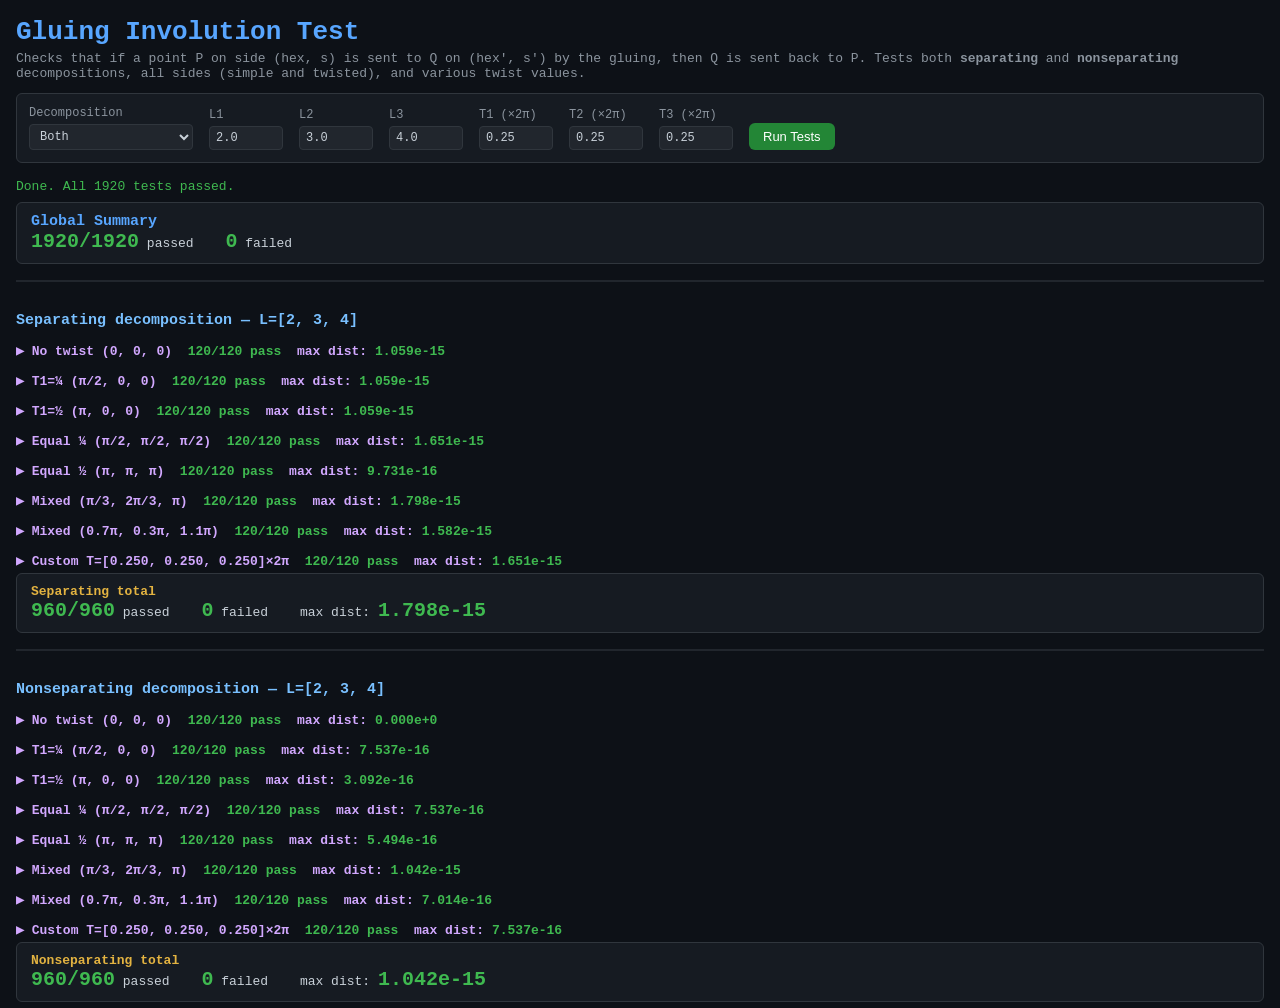
<file: webapp/test_gluing_involution.html>
<!DOCTYPE html>
<html lang="en">
<head>
<meta charset="UTF-8">
<title>Gluing Involution Test</title>
<script src="js/geometry.js"></script>
<script src="js/hexagons.js"></script>
<script src="js/geodesic.js"></script>
<style>
  body { font-family: monospace; background: #0d1117; color: #c9d1d9; margin: 16px; font-size: 13px; }
  h1 { color: #58a6ff; margin-bottom: 4px; }
  h2 { color: #79c0ff; margin: 18px 0 6px; font-size: 15px; }
  h3 { color: #d2a8ff; margin: 14px 0 4px; font-size: 13px; }
  p.desc { color: #8b949e; margin: 0 0 12px; }
  .summary-box { background: #161b22; border: 1px solid #30363d; border-radius: 6px; padding: 10px 14px; margin-bottom: 16px; }
  .summary-box .stat { display: inline-block; margin-right: 24px; }
  .summary-box .val { font-size: 20px; font-weight: bold; }
  .pass-val { color: #3fb950; }
  .fail-val { color: #f85149; }
  .warn-val { color: #d29922; }
  table { border-collapse: collapse; width: 100%; margin-bottom: 16px; }
  th { background: #21262d; color: #79c0ff; padding: 4px 8px; text-align: left; border-bottom: 1px solid #30363d; position: sticky; top: 0; }
  td { padding: 3px 8px; border-bottom: 1px solid #161b22; }
  tr.pass td { color: #c9d1d9; }
  tr.fail td { background: #1c0a0a; color: #ffa198; }
  tr.fail td.dist-cell { color: #f85149; font-weight: bold; }
  tr.pass td.dist-cell { color: #3fb950; }
  .section-sep { border-top: 2px solid #21262d; margin-top: 12px; padding-top: 12px; }
  .tag-simple { color: #79c0ff; }
  .tag-twisted { color: #d2a8ff; }
  .config-header { background: #161b22; padding: 6px 10px; border-radius: 4px; margin: 10px 0 6px; color: #e3b341; display: flex; gap: 24px; flex-wrap: wrap; }
  .config-header span { color: #8b949e; }
  .config-header span b { color: #c9d1d9; }
  #controls { background: #161b22; border: 1px solid #30363d; border-radius: 6px; padding: 12px; margin-bottom: 16px; display: flex; gap: 16px; flex-wrap: wrap; align-items: flex-end; }
  .ctrl-group { display: flex; flex-direction: column; gap: 4px; }
  .ctrl-group label { color: #8b949e; font-size: 12px; }
  select, input[type=number] { background: #21262d; color: #c9d1d9; border: 1px solid #30363d; border-radius: 4px; padding: 4px 6px; font-family: monospace; font-size: 12px; }
  button { background: #238636; color: #fff; border: none; border-radius: 6px; padding: 6px 14px; cursor: pointer; font-size: 13px; }
  button:hover { background: #2ea043; }
  .pi-label { color: #8b949e; font-size: 11px; margin-left: 4px; }
  #status { color: #e3b341; margin-bottom: 8px; }
</style>
</head>
<body>
<h1>Gluing Involution Test</h1>
<p class="desc">
  Checks that if a point P on side (hex, s) is sent to Q on (hex', s') by the gluing,
  then Q is sent back to P. Tests both <b>separating</b> and <b>nonseparating</b>
  decompositions, all sides (simple and twisted), and various twist values.
</p>

<div id="controls">
  <div class="ctrl-group">
    <label>Decomposition</label>
    <select id="sel-gluing">
      <option value="both">Both</option>
      <option value="separating">Separating only</option>
      <option value="nonseparating">Nonseparating only</option>
    </select>
  </div>
  <div class="ctrl-group">
    <label>L1</label>
    <input type="number" id="inp-l1" value="2.0" min="0.5" max="7" step="0.1" style="width:60px">
  </div>
  <div class="ctrl-group">
    <label>L2</label>
    <input type="number" id="inp-l2" value="3.0" min="0.5" max="7" step="0.1" style="width:60px">
  </div>
  <div class="ctrl-group">
    <label>L3</label>
    <input type="number" id="inp-l3" value="4.0" min="0.5" max="7" step="0.1" style="width:60px">
  </div>
  <div class="ctrl-group">
    <label>T1 (×2π)</label>
    <input type="number" id="inp-t1" value="0.25" min="0" max="1" step="0.05" style="width:60px">
  </div>
  <div class="ctrl-group">
    <label>T2 (×2π)</label>
    <input type="number" id="inp-t2" value="0.25" min="0" max="1" step="0.05" style="width:60px">
  </div>
  <div class="ctrl-group">
    <label>T3 (×2π)</label>
    <input type="number" id="inp-t3" value="0.25" min="0" max="1" step="0.05" style="width:60px">
  </div>
  <button onclick="runTests()">Run Tests</button>
</div>

<div id="status"></div>
<div id="global-summary"></div>
<div id="output"></div>

<script>
// ─── Geometry helpers ───────────────────────────────────────────────────────

/** A point at fraction t ∈ (0,1) along the hyperbolic geodesic from v1 to v2.
 *  Uses the arc-angle parametrisation of the geodesic circle. */
function pointOnSide(v1, v2, t) {
  const gc = geodesicCircumferenceFromSegment(v1, v2);
  const cc = gc.center, rc = gc.radius;
  const a1 = Math.atan2(v1[1] - cc[1], v1[0] - cc[0]);
  const a2 = Math.atan2(v2[1] - cc[1], v2[0] - cc[0]);
  let da = a2 - a1;
  // Choose the arc that stays inside the unit disk (shorter angular span)
  while (da >  Math.PI) da -= 2 * Math.PI;
  while (da < -Math.PI) da += 2 * Math.PI;
  const at = a1 + da * t;
  return [cc[0] + rc * Math.cos(at), cc[1] + rc * Math.sin(at)];
}

/** Apply the pairing isometry to a point (tangent vector ignored). */
function applyIsoToPoint(iso, pt) {
  return applyPoincarePointAndVector(iso.poincare, pt, [1, 0]).point;
}

// ─── Core involution test ────────────────────────────────────────────────────

/**
 * Test that gluing is an involution on each side.
 * Returns an array of result objects.
 */
function testInvolution(gluingName, gluing, lengths, twistedParams) {
  const polytopes = buildPolytopes(gluing, lengths);
  const results = [];

  // Test t-fractions along each side (avoid exact endpoints = shared vertices)
  const testTs = [0.1, 0.3, 0.5, 0.7, 0.9];

  for (let hex = 0; hex < 4; hex++) {
    for (let side = 0; side < 6; side++) {
      const pairingData = gluing.pairings[hex][side];
      if (!pairingData) continue;

      const v1 = polytopes[hex][side];
      const v2 = polytopes[hex][(side + 1) % 6];

      for (const t of testTs) {
        const P = pointOnSide(v1, v2, t);

        // Sanity: P should be inside the unit disk
        const pNorm2 = P[0]*P[0] + P[1]*P[1];
        if (pNorm2 >= 1 - 1e-9) {
          results.push({ gluingName, hex, side, t, type: pairingData.type,
            error: 'P outside disk', dist: NaN, pass: false,
            outHex: -1, outSide: -1, backHex: -1, backSide: -1, P, Q: null, Pprime: null });
          continue;
        }

        // Step 1: P → Q
        let pr1;
        try {
          pr1 = pairingFromGluing(gluing, hex, side, twistedParams, P, polytopes);
        } catch(e) {
          results.push({ gluingName, hex, side, t, type: pairingData.type,
            error: 'pairingFromGluing threw: ' + e, dist: NaN, pass: false,
            outHex: -1, outSide: -1, backHex: -1, backSide: -1, P, Q: null, Pprime: null });
          continue;
        }
        const Q = applyIsoToPoint(pr1.iso, P);
        const outHex = pr1.outHex;
        const outSide = pr1.outSide;

        // Step 2: Q → P'
        let pr2;
        try {
          pr2 = pairingFromGluing(gluing, outHex, outSide, twistedParams, Q, polytopes);
        } catch(e) {
          results.push({ gluingName, hex, side, t, type: pairingData.type,
            error: 'reverse pairingFromGluing threw: ' + e, dist: NaN, pass: false,
            outHex, outSide, backHex: -1, backSide: -1, P, Q, Pprime: null });
          continue;
        }
        const Pprime = applyIsoToPoint(pr2.iso, Q);
        const backHex = pr2.outHex;
        const backSide = pr2.outSide;

        const dist = distanceTwoPoints(P, Pprime);
        const hexSideMatch = (backHex === hex && backSide === side);
        const pass = dist < 1e-6;

        results.push({
          gluingName, hex, side, t,
          type: pairingData.type,
          error: null, dist, pass,
          hexSideMatch,
          outHex, outSide, backHex, backSide,
          P, Q, Pprime
        });
      }
    }
  }
  return results;
}

// ─── Rendering helpers ───────────────────────────────────────────────────────

function fmt(x) {
  if (isNaN(x)) return '<span style="color:#d29922">NaN</span>';
  if (!isFinite(x)) return '<span style="color:#d29922">Inf</span>';
  return x.toExponential(3);
}

function fmtPt(pt) {
  if (!pt) return '—';
  return `(${pt[0].toFixed(4)}, ${pt[1].toFixed(4)})`;
}

function renderTable(results) {
  let html = '<table><thead><tr>'
    + '<th>Hex</th><th>Side</th><th>t</th><th>Type</th>'
    + '<th>P → (H\',S\')</th><th>P\' ← (H\'\',S\'\')</th>'
    + '<th>P</th><th>Q</th><th>P\'</th>'
    + '<th>dist(P,P\')</th><th>Pass</th>'
    + '</tr></thead><tbody>';

  for (const r of results) {
    const cls = r.pass ? 'pass' : 'fail';
    const typeTag = r.type === 'twisted'
      ? '<span class="tag-twisted">twisted</span>'
      : '<span class="tag-simple">simple</span>';
    const arrow1 = r.outHex >= 0 ? `(${r.outHex},${r.outSide})` : '—';
    const arrow2 = r.backHex >= 0 ? `(${r.backHex},${r.backSide})` : '—';
    const hexMatch = r.hexSideMatch === undefined ? '' :
      (r.hexSideMatch ? ' <span style="color:#3fb950">✓</span>' : ' <span style="color:#f85149">✗</span>');
    const passCell = r.error
      ? `<span style="color:#d29922">${r.error}</span>`
      : (r.pass ? '<span style="color:#3fb950">PASS</span>' : '<span style="color:#f85149">FAIL</span>');

    html += `<tr class="${cls}">
      <td>${r.hex}</td>
      <td>${r.side}</td>
      <td>${r.t.toFixed(1)}</td>
      <td>${typeTag}</td>
      <td>${arrow1}</td>
      <td>${arrow2}${hexMatch}</td>
      <td>${fmtPt(r.P)}</td>
      <td>${fmtPt(r.Q)}</td>
      <td>${fmtPt(r.Pprime)}</td>
      <td class="dist-cell">${fmt(r.dist)}</td>
      <td>${passCell}</td>
    </tr>`;
  }

  html += '</tbody></table>';
  return html;
}

function renderSummary(label, results) {
  const total = results.length;
  const passed = results.filter(r => r.pass).length;
  const failed = total - passed;
  const maxDist = Math.max(...results.map(r => isFinite(r.dist) ? r.dist : 0));
  const cls = failed > 0 ? 'fail-val' : 'pass-val';
  return `<div class="summary-box">
    <b style="color:#e3b341">${label}</b><br>
    <span class="stat"><span class="val ${cls}">${passed}/${total}</span> passed</span>
    <span class="stat"><span class="val ${failed > 0 ? 'fail-val' : 'pass-val'}">${failed}</span> failed</span>
    <span class="stat">max dist: <span class="val ${maxDist > 1e-6 ? 'fail-val' : 'pass-val'}">${fmt(maxDist)}</span></span>
  </div>`;
}

// ─── Test runner ─────────────────────────────────────────────────────────────

const TWIST_CONFIGS = [
  { label: 'No twist (0, 0, 0)',           t: [0, 0, 0] },
  { label: 'T1=¼ (π/2, 0, 0)',            t: [Math.PI/2, 0, 0] },
  { label: 'T1=½ (π, 0, 0)',              t: [Math.PI, 0, 0] },
  { label: 'Equal ¼ (π/2, π/2, π/2)',     t: [Math.PI/2, Math.PI/2, Math.PI/2] },
  { label: 'Equal ½ (π, π, π)',           t: [Math.PI, Math.PI, Math.PI] },
  { label: 'Mixed (π/3, 2π/3, π)',        t: [Math.PI/3, 2*Math.PI/3, Math.PI] },
  { label: 'Mixed (0.7π, 0.3π, 1.1π)',   t: [0.7*Math.PI, 0.3*Math.PI, 1.1*Math.PI] },
  { label: 'Custom (from controls)',       custom: true },
];

function runTests() {
  const sel = document.getElementById('sel-gluing').value;
  const L = [
    parseFloat(document.getElementById('inp-l1').value),
    parseFloat(document.getElementById('inp-l2').value),
    parseFloat(document.getElementById('inp-l3').value),
  ];
  const customT = [
    parseFloat(document.getElementById('inp-t1').value) * 2 * Math.PI,
    parseFloat(document.getElementById('inp-t2').value) * 2 * Math.PI,
    parseFloat(document.getElementById('inp-t3').value) * 2 * Math.PI,
  ];

  const gluings = [];
  if (sel === 'both' || sel === 'separating')
    gluings.push({ name: 'Separating', fn: createGluingSeparatingS2 });
  if (sel === 'both' || sel === 'nonseparating')
    gluings.push({ name: 'Nonseparating', fn: createGluingNonseparatingS2 });

  document.getElementById('status').textContent = 'Running…';

  let allResults = [];
  let html = '';

  for (const gDef of gluings) {
    html += `<div class="section-sep"><h2>${gDef.name} decomposition — L=[${L.join(', ')}]</h2>`;
    const gluing = gDef.fn();
    let gluingAllResults = [];

    for (const tc of TWIST_CONFIGS) {
      const twists = tc.custom ? customT : tc.t;
      const tLabel = tc.custom
        ? `Custom T=[${customT.map(v=>(v/(2*Math.PI)).toFixed(3)).join(', ')}]×2π`
        : tc.label;

      const results = testInvolution(gDef.name, gluing, L, twists);
      gluingAllResults = gluingAllResults.concat(results);
      allResults = allResults.concat(results);

      const passed = results.filter(r => r.pass).length;
      const failed = results.length - passed;
      const maxDist = Math.max(...results.map(r => isFinite(r.dist) ? r.dist : 0));
      const statusClass = failed > 0 ? 'fail-val' : 'pass-val';

      // Collapsible section per twist config
      const id = `tc_${gDef.name}_${tc.label}`.replace(/[^a-zA-Z0-9]/g,'_');
      html += `<h3 onclick="toggleSection('${id}')" style="cursor:pointer">
        ▶ ${tLabel}
        &nbsp;<span class="${statusClass}">${passed}/${results.length} pass</span>
        &nbsp;max dist: <span class="${failed>0?'fail-val':'pass-val'}">${fmt(maxDist)}</span>
      </h3>`;
      html += `<div id="${id}" style="display:${failed>0?'block':'none'}">`;
      html += renderTable(results);
      html += '</div>';
    }

    html += renderSummary(`${gDef.name} total`, gluingAllResults);
    html += '</div>';
  }

  // Global summary at top
  const totalPassed = allResults.filter(r => r.pass).length;
  const totalFailed = allResults.length - totalPassed;
  let globalHtml = `<div class="summary-box">
    <b style="color:#58a6ff;font-size:15px">Global Summary</b><br>
    <span class="stat"><span class="val ${totalFailed>0?'fail-val':'pass-val'}">${totalPassed}/${allResults.length}</span> passed</span>
    <span class="stat"><span class="val ${totalFailed>0?'fail-val':'pass-val'}">${totalFailed}</span> failed</span>
  </div>`;

  document.getElementById('global-summary').innerHTML = globalHtml;
  document.getElementById('output').innerHTML = html;
  document.getElementById('status').textContent =
    totalFailed > 0
      ? `Done. ${totalFailed} test(s) FAILED — check red sections below.`
      : `Done. All ${totalPassed} tests passed.`;
  document.getElementById('status').style.color = totalFailed > 0 ? '#f85149' : '#3fb950';
}

function toggleSection(id) {
  const el = document.getElementById(id);
  if (!el) return;
  el.style.display = el.style.display === 'none' ? 'block' : 'none';
}

// Auto-run on load
window.addEventListener('load', runTests);
</script>
</body>
</html>
</file>
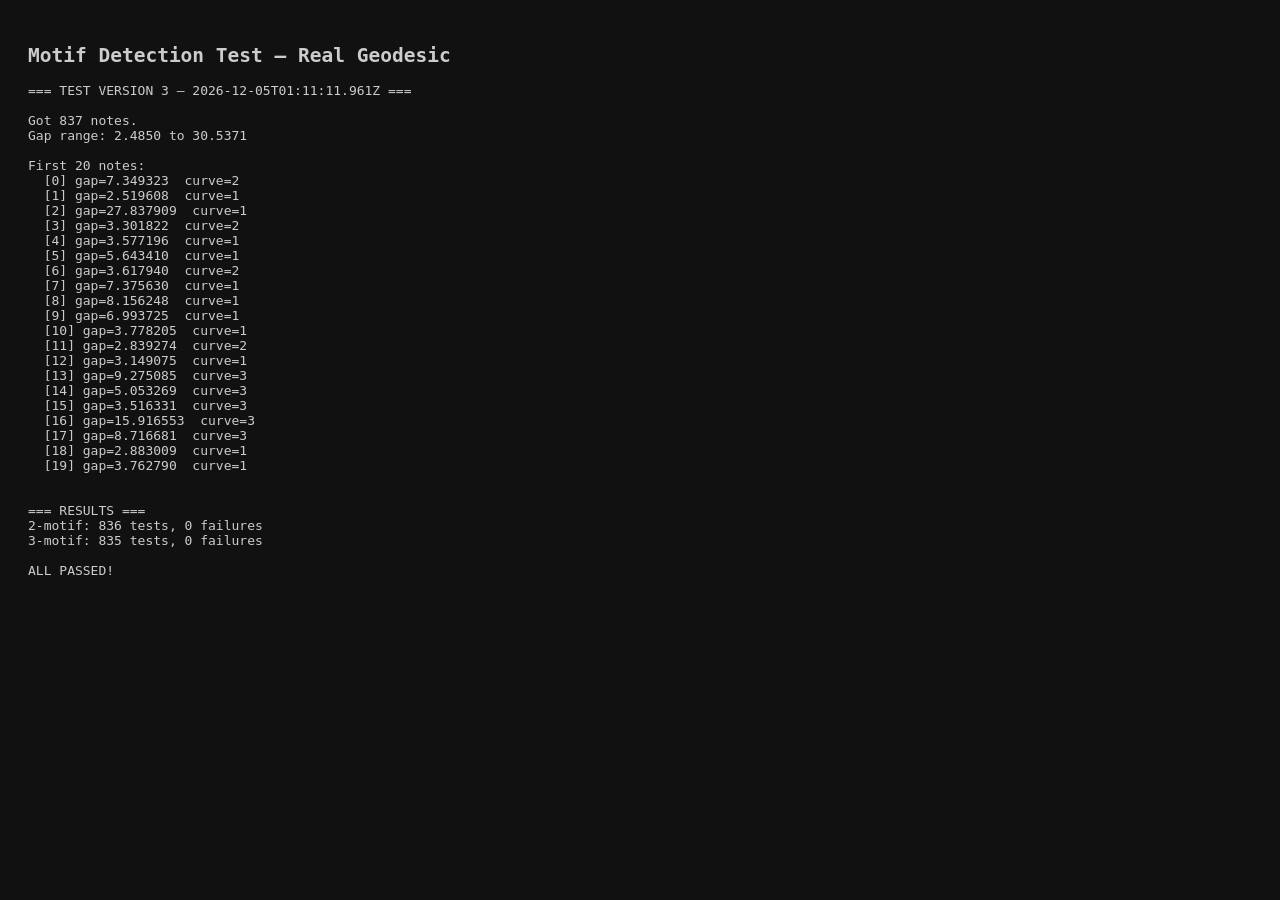
<file: webapp/test_motifs.html>
<!DOCTYPE html>
<html><head><meta charset="utf-8"><title>Motif Detection Test</title></head>
<body style="background:#111;color:#ccc;font-family:monospace;padding:20px">
<h2>Motif Detection Test — Real Geodesic</h2>
<pre id="log" style="white-space:pre-wrap"></pre>

<script src="js/geometry.js"></script>
<script src="js/hexagons.js"></script>
<script src="js/geodesic.js"></script>
<script src="js/motifs.js"></script>
<script>
const log = document.getElementById('log');
function print(s) { log.textContent += s + '\n'; }
print('=== TEST VERSION 3 — ' + new Date().toISOString() + ' ===\n');

function computeGeodesic(maxLen) {
  const gluing = createGluingSeparatingS2();
  const polytopes = buildPolytopes(gluing, [1.5, 1.0, 0.8]);
  const circles = buildCircles(polytopes);
  const twists = [0.3, 0.7, 1.2];

  let bx = 0, by = 0;
  for (let k = 0; k < 6; k++) { bx += polytopes[0][k][0]; by += polytopes[0][k][1]; }
  bx /= 6; by /= 6;
  if (Math.abs(bx) < 1e-6 && Math.abs(by) < 1e-6) { bx += 1e-4; by += 1e-4; }
  const np2 = bx * bx + by * by;
  const ang = Math.random() * 2 * Math.PI;
  const tgScale = 20 * (2 / (1 - np2)) ** (-2);
  let curPoint = [bx, by], curTgVec = [tgScale * Math.sin(ang), tgScale * Math.cos(ang)];
  let polyIdx = 0, toAvoid = 6;

  let warmup = 0;
  while (warmup < 500) {
    const inter = firstIntersection(curPoint, curTgVec, circles[polyIdx], toAvoid);
    if (!inter) break;
    warmup += distanceTwoPoints(curPoint, inter.point);
    const pr = applyPairing(inter.point, inter.tgVec, polyIdx, inter.side, gluing, twists, polytopes);
    curPoint = pr.point; curTgVec = pr.tgVec; polyIdx = pr.polyIdx; toAvoid = pr.toAvoid;
  }

  const curveCombinations = gluing.curveCombinations;
  const music = [];
  let totalDist = 0, travelledSinceLast = 0, firstCycle = true;
  while (totalDist < maxLen) {
    const inter = firstIntersection(curPoint, curTgVec, circles[polyIdx], toAvoid);
    if (!inter) break;
    const segDist = distanceTwoPoints(curPoint, inter.point);
    totalDist += segDist;
    travelledSinceLast += segDist;
    for (let ci = 0; ci < curveCombinations.length; ci++) {
      for (const [pairPoly, pairSide] of curveCombinations[ci]) {
        if (polyIdx === pairPoly && inter.side === pairSide) {
          if (!firstCycle) music.push([travelledSinceLast, ci + 1]);
          travelledSinceLast = 0;
          firstCycle = false;
        }
      }
    }
    const pr = applyPairing(inter.point, inter.tgVec, polyIdx, inter.side, gluing, twists, polytopes);
    curPoint = pr.point; curTgVec = pr.tgVec; polyIdx = pr.polyIdx; toAvoid = pr.toAvoid;
  }
  return music;
}

setTimeout(() => {
  const music = computeGeodesic(5000);
  print('Got ' + music.length + ' notes.');
  const gaps = music.map(m => m[0]).filter(g => g > 0);
  gaps.sort((a, b) => a - b);
  print('Gap range: ' + gaps[0].toFixed(4) + ' to ' + gaps[gaps.length - 1].toFixed(4) + '\n');

  // Print first 20 notes
  print('First 20 notes:');
  for (let i = 0; i < Math.min(20, music.length); i++) {
    print('  [' + i + '] gap=' + music[i][0].toFixed(6) + '  curve=' + music[i][1]);
  }
  print('');

  let fail2 = 0, total2 = 0, fail3 = 0, total3 = 0;

  // Test 2-motifs: use floored gap directly (no slider)
  for (let i = 0; i < music.length - 1; i++) {
    const c1 = music[i][1], c2 = music[i + 1][1];
    const a = Math.floor(music[i + 1][0] * 100) / 100;
    const eps = 0.1;
    const result = scanMotif2(music, a, eps, 10, c1, c2);
    total2++;
    if (result.count === 0) {
      fail2++;
      const d = music[i + 1][0];
      print('FAIL 2-motif at note ' + i + ':');
      print('  gap=' + d.toFixed(8) + '  a(floor)=' + a.toFixed(8) + '  diff=' + (d - a).toExponential(3));
      print('  d>=a-1e-9? ' + (d >= a - 1e-9) + '  d<=a+eps? ' + (d <= a + eps));
    }
  }

  // Test 3-motifs
  for (let i = 0; i < music.length - 2; i++) {
    const c1 = music[i][1], c2 = music[i + 1][1], c3 = music[i + 2][1];
    const a = Math.floor(music[i + 1][0] * 100) / 100;
    const b = Math.floor(music[i + 2][0] * 100) / 100;
    const eps = 0.5;
    const result = scanMotif3(music, a, b, eps, 10, c1, c2, c3);
    total3++;
    if (result.count === 0) {
      fail3++;
      const d12 = music[i + 1][0], d23 = music[i + 2][0];
      print('FAIL 3-motif at note ' + i + ':');
      print('  d12=' + d12.toFixed(8) + '  a=' + a.toFixed(8) + '  diff12=' + (d12 - a).toExponential(3));
      print('  d23=' + d23.toFixed(8) + '  b=' + b.toFixed(8) + '  diff23=' + (d23 - b).toExponential(3));
      print('  sum=' + (d12+d23).toFixed(8) + '  a+b=' + (a+b).toFixed(8) + '  diffsum=' + (d12+d23-a-b).toExponential(3));
    }
  }

  print('\n=== RESULTS ===');
  print('2-motif: ' + total2 + ' tests, ' + fail2 + ' failures');
  print('3-motif: ' + total3 + ' tests, ' + fail3 + ' failures');
  if (fail2 === 0 && fail3 === 0) print('\nALL PASSED!');
  else print('\nSOME FAILURES — see above');
}, 100);
</script>
</body>
</html>
</file>
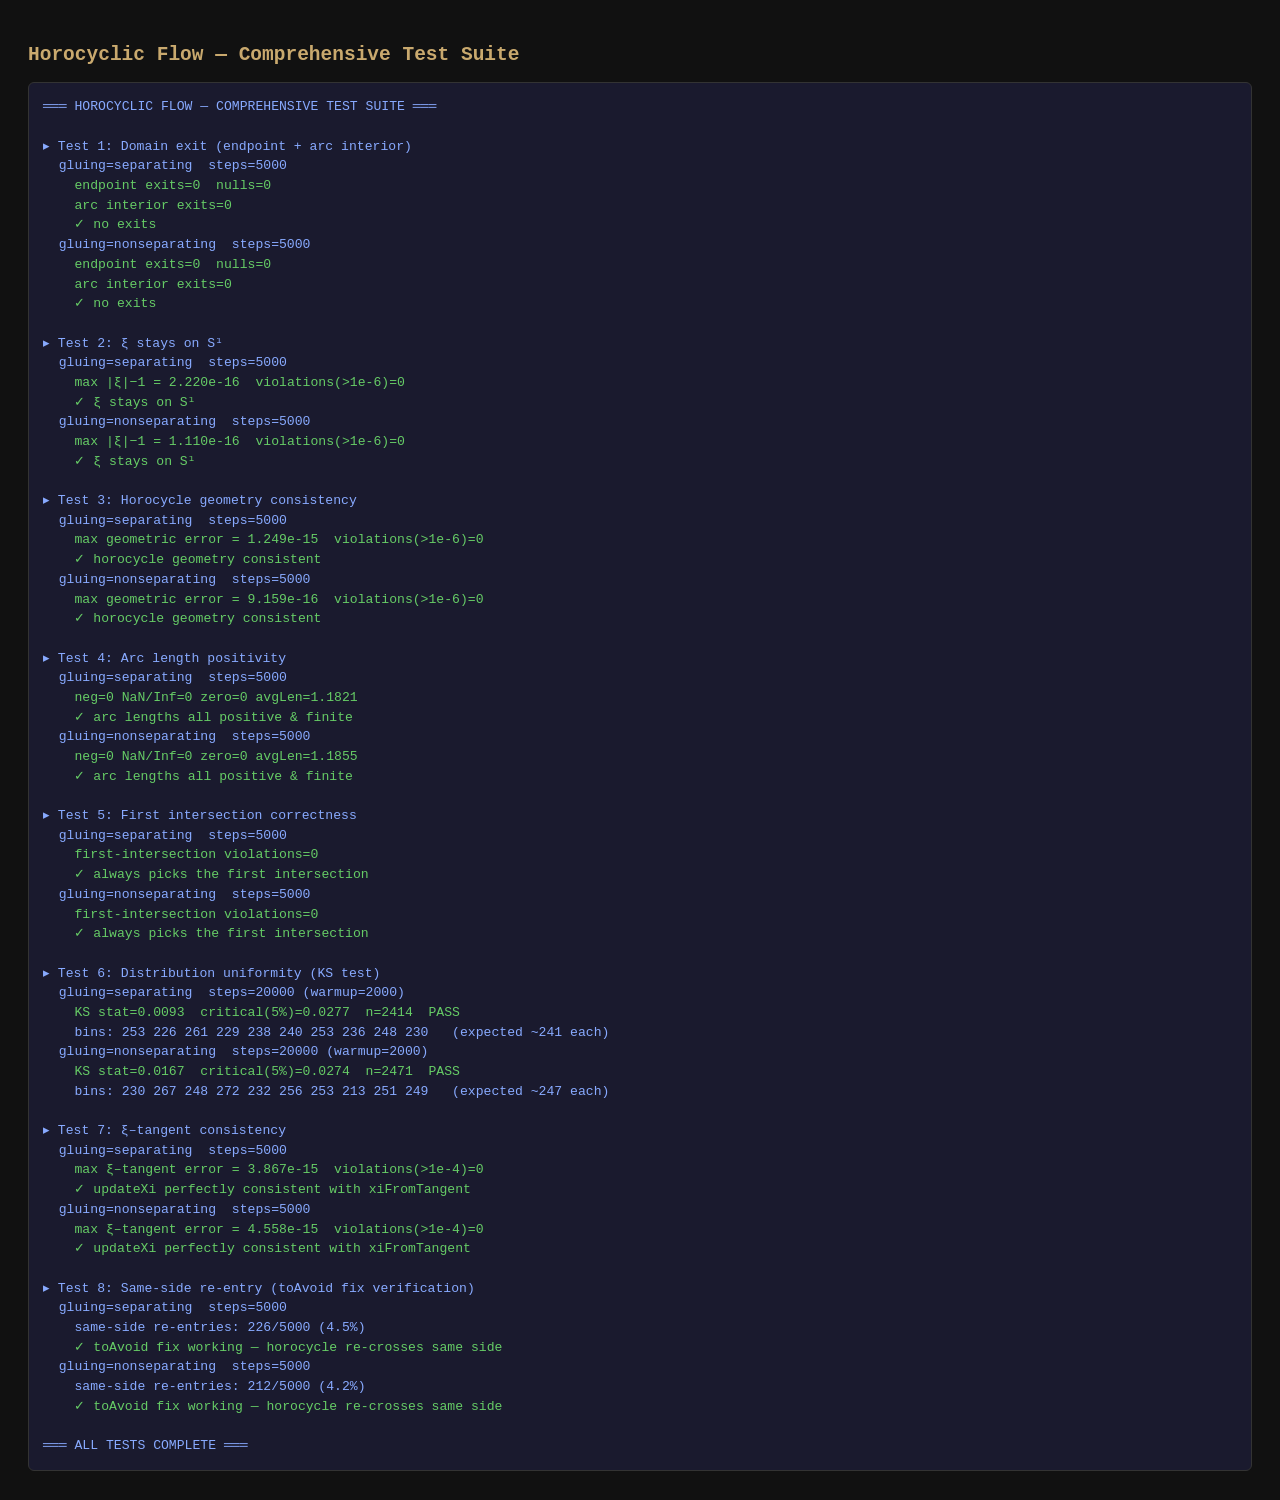
<file: webapp_horo/test_domain.html>
<!DOCTYPE html>
<html lang="en">
<head>
<meta charset="UTF-8">
<title>Horocyclic Flow — Comprehensive Test Suite</title>
<style>
body { font-family: monospace; background: #111; color: #ddd; padding: 20px; }
h2 { color: #c9a96e; }
h3 { color: #8af; margin-top: 18px; }
#log { white-space: pre-wrap; font-size: 0.82rem; line-height: 1.5;
       background: #1a1a2e; padding: 14px; border-radius: 6px; border: 1px solid #333; }
.ok  { color: #6c6; }
.err { color: #f55; }
.wrn { color: #fa0; }
.inf { color: #8af; }
</style>
</head>
<body>
<h2>Horocyclic Flow — Comprehensive Test Suite</h2>
<div id="log"><span class="inf">Loading…</span></div>
<script src="../webapp/js/geometry.js"></script>
<script src="../webapp/js/hexagons.js"></script>
<script src="../webapp/js/geodesic.js"></script>
<script>
const logEl = document.getElementById('log');
logEl.textContent = '';
function emit(cls, msg) {
  const s = document.createElement('span');
  s.className = cls;
  s.textContent = msg + '\n';
  logEl.appendChild(s);
}
window.onerror = function(msg, src, line) { emit('err','JS ERROR: '+msg+' (line '+line+')'); };

// ─── Helpers duplicated from horocycle.js ─────────────────────────────────────

function isOnArc(p, v1, v2, c) {
  const θp  = Math.atan2(p[1]-c[1],  p[0]-c[0]);
  const θv1 = Math.atan2(v1[1]-c[1], v1[0]-c[0]);
  const θv2 = Math.atan2(v2[1]-c[1], v2[0]-c[0]);
  let d12 = θv2 - θv1;
  while (d12 <= -Math.PI) d12 += 2*Math.PI;
  while (d12 >   Math.PI) d12 -= 2*Math.PI;
  let dp = θp - θv1;
  while (dp <= -Math.PI) dp += 2*Math.PI;
  while (dp >   Math.PI) dp -= 2*Math.PI;
  const eps = 1e-6;
  return d12 >= 0 ? (dp >= -eps && dp <= d12+eps)
                  : (dp <=  eps && dp >= d12-eps);
}

function horocycleFromPtXi(p, xi) {
  const dot = p[0]*xi[0] + p[1]*xi[1];
  const p2  = p[0]**2 + p[1]**2;
  const den = 2*(1 - dot);
  if (Math.abs(den) < 1e-12) return { center: xi.slice(), radius: 1e-8 };
  const r = (p2 + 1 - 2*dot) / den;
  return { center: [(1-r)*xi[0], (1-r)*xi[1]], radius: Math.abs(r) };
}

function horocycleArcLength(p, q, xi) {
  const dot_p  = p[0]*xi[0] + p[1]*xi[1];
  const dot_q  = q[0]*xi[0] + q[1]*xi[1];
  const cross_p = p[1]*xi[0] - p[0]*xi[1];
  const cross_q = q[1]*xi[0] - q[0]*xi[1];
  const d_p = 1 - dot_p, d_q = 1 - dot_q;
  if (Math.abs(d_p) < 1e-14 || Math.abs(d_q) < 1e-14) return 0;
  const f_p = cross_p / d_p;
  const f_q = cross_q / d_q;
  const one_minus_r = (1 - p[0]*p[0] - p[1]*p[1]) / (2*d_p);
  if (one_minus_r < 1e-14) return 0;
  return Math.abs(f_p - f_q) / one_minus_r;
}

function xiFromTangent(p, t) {
  const geoDir = [-t[1], t[0]];
  const tn = Math.sqrt(geoDir[0]**2 + geoDir[1]**2);
  if (tn < 1e-12) return [1, 0];
  const gc = geodesicCircumferenceFromPtv(p, geoDir);
  if (!isFinite(gc.radius) || gc.radius > 1e8) return [geoDir[0]/tn, geoDir[1]/tn];
  const c = gc.center, cm2 = c[0]**2 + c[1]**2;
  if (cm2 <= 1+1e-10) { const cm=Math.sqrt(Math.max(cm2,1e-14)); return [c[0]/cm,c[1]/cm]; }
  const cm=Math.sqrt(cm2), h=Math.sqrt(1-1/cm2), perp=[-c[1]/cm,c[0]/cm];
  const xi1=[c[0]/cm2+h*perp[0],c[1]/cm2+h*perp[1]];
  const xi2=[c[0]/cm2-h*perp[0],c[1]/cm2-h*perp[1]];
  const det=(p[0]-c[0])*geoDir[1]-(p[1]-c[1])*geoDir[0];
  const goCW=det<=0;
  const a1=angleCW2D([p[0]-c[0],p[1]-c[1]],[xi1[0]-c[0],xi1[1]-c[1]],goCW);
  const a2=angleCW2D([p[0]-c[0],p[1]-c[1]],[xi2[0]-c[0],xi2[1]-c[1]],goCW);
  return a1<a2 ? xi1 : xi2;
}

function applyXiReflection(xi, p1, p2) {
  const denom = csub([1,0], xi);
  if (Math.abs(denom[0])<1e-10 && Math.abs(denom[1])<1e-10) return xi;
  const eta_c = cdiv(cmul([0,1], cadd([1,0],xi)), denom);
  const eta1 = eta_c[0];
  const z1 = poincareToUpperHalf([p1[0],p1[1]]);
  const z2 = poincareToUpperHalf([p2[0],p2[1]]);
  const x1=z1[0],y1=z1[1],x2=z2[0],y2=z2[1];
  const c_uh=(x1*x1+y1*y1-x2*x2-y2*y2)/(2*(x1-x2));
  const r_uh=Math.sqrt((x1-c_uh)**2+y1*y1);
  const Mreal=[[1,-(c_uh-r_uh)],[1,-(c_uh+r_uh)]];
  const J=[[-1,0],[0,1]];
  const isoR=mat2mul(mat2inv(Mreal),mat2mul(J,Mreal));
  const d=isoR[1][0]*eta1+isoR[1][1];
  if (Math.abs(d)<1e-12) return xi;
  const eta2=(isoR[0][0]*eta1+isoR[0][1])/d;
  const xi2=cdiv(csub([eta2,0],[0,1]),cadd([eta2,0],[0,1]));
  const n=Math.sqrt(xi2[0]*xi2[0]+xi2[1]*xi2[1]);
  return n<1e-12?[1,0]:[xi2[0]/n,xi2[1]/n];
}

function updateXi(xi, pairing, isNC, polytopes) {
  const xi1 = matApply(pairing.iso.poincare, xi);
  const n1 = Math.sqrt(xi1[0]*xi1[0]+xi1[1]*xi1[1]);
  const xi1n = n1<1e-12?[1,0]:[xi1[0]/n1,xi1[1]/n1];
  if (!isNC) return xi1n;
  const s = pairing.outSide;
  const p1=polytopes[pairing.outHex][s];
  const p2=polytopes[pairing.outHex][(s+1)%6];
  return applyXiReflection(xi1n,p1,p2);
}

function horocycleFirstIntersection(p, xi, dir, circles, verts, toAvoid) {
  const horo = horocycleFromPtXi(p, xi);
  const cx=horo.center[0], cy=horo.center[1], r=horo.radius;
  if (r<1e-10) return null;
  const goCW=dir<0;
  const intPoints=[];
  for (let s=0;s<circles.length;s++){
    // Don't skip toAvoid — horocycles can cross the same side twice.
    // Filter out entry point by Euclidean distance instead.
    const pts=findIntersectionCircles([cx,cy],r,circles[s].center,circles[s].radius);
    if (!pts) continue;
    const v1=verts[s], v2=verts[(s+1)%6];
    for (const pt of [pts[0],pts[1]]){
      const dx=pt[0]-p[0], dy=pt[1]-p[1];
      if (dx*dx+dy*dy<1e-12) continue;  // skip entry point
      if (isOnArc(pt,v1,v2,circles[s].center)) intPoints.push({pt,side:s});
    }
  }
  let minAng=Infinity,bestIdx=-1;
  for (let i=0;i<intPoints.length;i++){
    const ang=angleCW2D([p[0]-cx,p[1]-cy],[intPoints[i].pt[0]-cx,intPoints[i].pt[1]-cy],goCW);
    if (ang>1e-10&&ang<minAng){minAng=ang;bestIdx=i;}
  }
  if (bestIdx<0) return null;
  const arrPt=intPoints[bestIdx].pt;
  const arrSide=intPoints[bestIdx].side;
  const rx=arrPt[0]-cx,ry=arrPt[1]-cy;
  const tv_x=dir>0?-ry:ry, tv_y=dir>0?rx:-rx;
  const np2=arrPt[0]**2+arrPt[1]**2;
  const tvn=Math.sqrt(tv_x**2+tv_y**2);
  if (tvn<1e-12) return null;
  const scale=(2*(1-np2))**2;
  return {point:arrPt,tgVec:[tv_x/tvn*scale,tv_y/tvn*scale],
          side:arrSide,horoCenter:[cx,cy],horoRadius:r,dir};
}

function rescaleHoroTg(p,t){
  const np2=p[0]**2+p[1]**2,scale=(2*(1-np2))**2,tn=Math.sqrt(t[0]**2+t[1]**2);
  return tn<1e-14?[scale,0]:[t[0]/tn*scale,t[1]/tn*scale];
}

function initTravelDir(pt, xi, t) {
  const h=horocycleFromPtXi(pt,xi);
  const tccw_x=-(pt[1]-h.center[1]),tccw_y=pt[0]-h.center[0];
  return (tccw_x*t[0]+tccw_y*t[1])>=0?1:-1;
}

// ─── Hexagon membership check ────────────────────────────────────────────────
function isInsideHexagon(p, circlesForHex, bary, skipSide) {
  for (let s=0;s<6;s++){
    if (s===skipSide) continue;
    const c=circlesForHex[s];
    const cx=c.center[0],cy=c.center[1],r=c.radius;
    const d2b=(bary[0]-cx)**2+(bary[1]-cy)**2;
    const d2p=(p[0]-cx)**2+(p[1]-cy)**2;
    if ((d2b<r*r) !== (d2p<r*r)) return {inside:false,side:s};
  }
  return {inside:true,side:-1};
}

// ─── Arc interior check ──────────────────────────────────────────────────────
function checkArcInterior(sp, ep, hc, hr, dir, circlesForHex, bary) {
  const NARC=20, cx=hc[0], cy=hc[1];
  const a1=Math.atan2(sp[1]-cy,sp[0]-cx);
  let diff=Math.atan2(ep[1]-cy,ep[0]-cx)-a1;
  if (dir>0){while(diff<=0)diff+=2*Math.PI;} else{while(diff>=0)diff-=2*Math.PI;}
  for (let k=1;k<NARC;k++){
    const t=a1+diff*k/NARC;
    const px=cx+hr*Math.cos(t),py=cy+hr*Math.sin(t);
    const chk=isInsideHexagon([px,py],circlesForHex,bary,-1);
    if (!chk.inside) return {k,side:chk.side,pt:[px,py]};
  }
  return null;
}

// ═══════════════════════════════════════════════════════════════════════════════
// TEST 1: Domain exit test (endpoint + arc interior)
// ═══════════════════════════════════════════════════════════════════════════════
function testDomainExits(gluingType, nSteps) {
  emit('inf',`  gluing=${gluingType}  steps=${nSteps}`);
  const gluing = gluingType==='separating'?createGluingSeparatingS2():createGluingNonseparatingS2();
  const polytopes = buildPolytopes(gluing,[2,3,4]);
  const circles   = buildCircles(polytopes);

  const baryCenters=[];
  for(let h=0;h<4;h++){
    let bx=0,by=0;
    for(let k=0;k<6;k++){bx+=polytopes[h][k][0];by+=polytopes[h][k][1];}
    baryCenters.push([bx/6,by/6]);
  }

  let p=[1e-4,1e-4];
  const a0=0.7, sc0=5*(1-(p[0]**2+p[1]**2))**2;
  const initT=[sc0*Math.cos(a0),-sc0*Math.sin(a0)];
  let curXi=xiFromTangent(p,initT);
  let travelDir=initTravelDir(p,curXi,initT);
  let poly=0, avoid=6;

  let exits=0, arcExits=0, nulls=0;
  const firstExits=[], firstArcExits=[];

  for (let step=0;step<nSteps;step++){
    const inter=horocycleFirstIntersection(p,curXi,travelDir,circles[poly],polytopes[poly],avoid);
    if (!inter){
      nulls++;
      const a2=(step*1.618)%(2*Math.PI);
      const t2=[Math.cos(a2),-Math.sin(a2)];
      curXi=xiFromTangent(p,t2);
      travelDir=initTravelDir(p,curXi,t2);
      continue;
    }

    const arcChk=checkArcInterior(p,inter.point,inter.horoCenter,inter.horoRadius,
                                   inter.dir,circles[poly],baryCenters[poly]);
    if (arcChk){
      arcExits++;
      if(firstArcExits.length<5)
        firstArcExits.push(`step=${step} hex=${poly} dir=${inter.dir} exitSide=${arcChk.side}`);
    }

    const oldPoly=poly;
    const pairing=pairingFromGluing(gluing,poly,inter.side,[0,0,0],inter.point,polytopes);
    const pr=applyPairing(inter.point,inter.tgVec,poly,inter.side,gluing,[0,0,0],polytopes);
    const isNC=isRow([oldPoly,pr.polyIdx],gluing.noncoherentPairs);

    curXi=updateXi(curXi,pairing,isNC,polytopes);
    p=pr.point;
    if (isNC) travelDir=-travelDir;
    poly=pr.polyIdx; avoid=pr.toAvoid;

    const chk=isInsideHexagon(p,circles[poly],baryCenters[poly],avoid);
    if (!chk.inside){
      exits++;
      if(firstExits.length<5)
        firstExits.push(`step=${step} ${oldPoly}[s${inter.side}]->${poly}(skip s${avoid}) nc=${isNC} failSide=${chk.side}`);
    }
  }

  const exitCls=exits===0?'ok':'err';
  const arcCls =arcExits===0?'ok':'err';
  emit(exitCls,`    endpoint exits=${exits}  nulls=${nulls}`);
  emit(arcCls, `    arc interior exits=${arcExits}`);
  for(const x of firstExits)    emit('err','    EXIT: '+x);
  for(const x of firstArcExits) emit('err','    ARC:  '+x);
  if(exits===0&&arcExits===0) emit('ok','    ✓ no exits');
  return {exits, arcExits, nulls};
}

// ═══════════════════════════════════════════════════════════════════════════════
// TEST 2: ξ stays on S¹ (unit circle)
// ═══════════════════════════════════════════════════════════════════════════════
function testXiOnCircle(gluingType, nSteps) {
  emit('inf',`  gluing=${gluingType}  steps=${nSteps}`);
  const gluing = gluingType==='separating'?createGluingSeparatingS2():createGluingNonseparatingS2();
  const polytopes = buildPolytopes(gluing,[2,3,4]);
  const circles   = buildCircles(polytopes);

  let p=[1e-4,1e-4];
  const a0=0.7, sc0=5*(1-(p[0]**2+p[1]**2))**2;
  const initT=[sc0*Math.cos(a0),-sc0*Math.sin(a0)];
  let curXi=xiFromTangent(p,initT);
  let travelDir=initTravelDir(p,curXi,initT);
  let poly=0, avoid=6;

  let maxDrift=0, driftCount=0;

  for (let step=0;step<nSteps;step++){
    // Check |ξ| = 1
    const xiNorm=Math.sqrt(curXi[0]**2+curXi[1]**2);
    const drift=Math.abs(xiNorm-1);
    if (drift>maxDrift) maxDrift=drift;
    if (drift>1e-6) driftCount++;

    const inter=horocycleFirstIntersection(p,curXi,travelDir,circles[poly],polytopes[poly],avoid);
    if (!inter){
      const a2=(step*1.618)%(2*Math.PI);
      const t2=[Math.cos(a2),-Math.sin(a2)];
      curXi=xiFromTangent(p,t2);
      travelDir=initTravelDir(p,curXi,t2);
      continue;
    }
    const pairing=pairingFromGluing(gluing,poly,inter.side,[0,0,0],inter.point,polytopes);
    const pr=applyPairing(inter.point,inter.tgVec,poly,inter.side,gluing,[0,0,0],polytopes);
    const isNC=isRow([poly,pr.polyIdx],gluing.noncoherentPairs);
    curXi=updateXi(curXi,pairing,isNC,polytopes);
    p=pr.point;
    if (isNC) travelDir=-travelDir;
    poly=pr.polyIdx; avoid=pr.toAvoid;
  }

  const cls=driftCount===0?'ok':'err';
  emit(cls,`    max |ξ|−1 = ${maxDrift.toExponential(3)}  violations(>1e-6)=${driftCount}`);
  if (driftCount===0) emit('ok','    ✓ ξ stays on S¹');
}

// ═══════════════════════════════════════════════════════════════════════════════
// TEST 3: Horocycle consistency — point lies on the horocycle defined by (p,ξ)
// ═══════════════════════════════════════════════════════════════════════════════
function testHorocycleConsistency(gluingType, nSteps) {
  emit('inf',`  gluing=${gluingType}  steps=${nSteps}`);
  const gluing = gluingType==='separating'?createGluingSeparatingS2():createGluingNonseparatingS2();
  const polytopes = buildPolytopes(gluing,[2,3,4]);
  const circles   = buildCircles(polytopes);

  let p=[1e-4,1e-4];
  const a0=0.7, sc0=5*(1-(p[0]**2+p[1]**2))**2;
  const initT=[sc0*Math.cos(a0),-sc0*Math.sin(a0)];
  let curXi=xiFromTangent(p,initT);
  let travelDir=initTravelDir(p,curXi,initT);
  let poly=0, avoid=6;

  let maxErr=0, errCount=0;

  for (let step=0;step<nSteps;step++){
    // Check: p lies on the horocycle (center,radius) defined by (p,ξ)
    const horo=horocycleFromPtXi(p,curXi);
    const d=Math.sqrt((p[0]-horo.center[0])**2+(p[1]-horo.center[1])**2);
    const err=Math.abs(d-horo.radius);
    if (err>maxErr) maxErr=err;
    if (err>1e-6) errCount++;

    // Check: the horocycle is tangent to S¹ at ξ
    const cNorm=Math.sqrt(horo.center[0]**2+horo.center[1]**2);
    const tangentErr=Math.abs(cNorm+horo.radius-1);
    if (tangentErr>maxErr) maxErr=tangentErr;
    if (tangentErr>1e-6) errCount++;

    const inter=horocycleFirstIntersection(p,curXi,travelDir,circles[poly],polytopes[poly],avoid);
    if (!inter){
      const a2=(step*1.618)%(2*Math.PI);
      const t2=[Math.cos(a2),-Math.sin(a2)];
      curXi=xiFromTangent(p,t2);
      travelDir=initTravelDir(p,curXi,t2);
      continue;
    }
    const pairing=pairingFromGluing(gluing,poly,inter.side,[0,0,0],inter.point,polytopes);
    const pr=applyPairing(inter.point,inter.tgVec,poly,inter.side,gluing,[0,0,0],polytopes);
    const isNC=isRow([poly,pr.polyIdx],gluing.noncoherentPairs);
    curXi=updateXi(curXi,pairing,isNC,polytopes);
    p=pr.point;
    if (isNC) travelDir=-travelDir;
    poly=pr.polyIdx; avoid=pr.toAvoid;
  }

  const cls=errCount===0?'ok':'err';
  emit(cls,`    max geometric error = ${maxErr.toExponential(3)}  violations(>1e-6)=${errCount}`);
  if (errCount===0) emit('ok','    ✓ horocycle geometry consistent');
}

// ═══════════════════════════════════════════════════════════════════════════════
// TEST 4: Arc length positivity and finiteness
// ═══════════════════════════════════════════════════════════════════════════════
function testArcLength(gluingType, nSteps) {
  emit('inf',`  gluing=${gluingType}  steps=${nSteps}`);
  const gluing = gluingType==='separating'?createGluingSeparatingS2():createGluingNonseparatingS2();
  const polytopes = buildPolytopes(gluing,[2,3,4]);
  const circles   = buildCircles(polytopes);

  let p=[1e-4,1e-4];
  const a0=0.7, sc0=5*(1-(p[0]**2+p[1]**2))**2;
  const initT=[sc0*Math.cos(a0),-sc0*Math.sin(a0)];
  let curXi=xiFromTangent(p,initT);
  let travelDir=initTravelDir(p,curXi,initT);
  let poly=0, avoid=6;

  let negCount=0, nanCount=0, zeroCount=0, totalLen=0, count=0;

  for (let step=0;step<nSteps;step++){
    const inter=horocycleFirstIntersection(p,curXi,travelDir,circles[poly],polytopes[poly],avoid);
    if (!inter){
      const a2=(step*1.618)%(2*Math.PI);
      const t2=[Math.cos(a2),-Math.sin(a2)];
      curXi=xiFromTangent(p,t2);
      travelDir=initTravelDir(p,curXi,t2);
      continue;
    }
    const L=horocycleArcLength(p,inter.point,curXi);
    if (L<0) negCount++;
    if (!isFinite(L)) nanCount++;
    if (L===0) zeroCount++;
    totalLen+=L; count++;

    const pairing=pairingFromGluing(gluing,poly,inter.side,[0,0,0],inter.point,polytopes);
    const pr=applyPairing(inter.point,inter.tgVec,poly,inter.side,gluing,[0,0,0],polytopes);
    const isNC=isRow([poly,pr.polyIdx],gluing.noncoherentPairs);
    curXi=updateXi(curXi,pairing,isNC,polytopes);
    p=pr.point;
    if (isNC) travelDir=-travelDir;
    poly=pr.polyIdx; avoid=pr.toAvoid;
  }

  const ok=negCount===0&&nanCount===0;
  emit(ok?'ok':'err',`    neg=${negCount} NaN/Inf=${nanCount} zero=${zeroCount} avgLen=${(totalLen/count).toFixed(4)}`);
  if (ok) emit('ok','    ✓ arc lengths all positive & finite');
}

// ═══════════════════════════════════════════════════════════════════════════════
// TEST 5: Intersection is truly the FIRST (no closer one exists)
// ═══════════════════════════════════════════════════════════════════════════════
function testFirstIntersection(gluingType, nSteps) {
  emit('inf',`  gluing=${gluingType}  steps=${nSteps}`);
  const gluing = gluingType==='separating'?createGluingSeparatingS2():createGluingNonseparatingS2();
  const polytopes = buildPolytopes(gluing,[2,3,4]);
  const circles   = buildCircles(polytopes);

  let p=[1e-4,1e-4];
  const a0=0.7, sc0=5*(1-(p[0]**2+p[1]**2))**2;
  const initT=[sc0*Math.cos(a0),-sc0*Math.sin(a0)];
  let curXi=xiFromTangent(p,initT);
  let travelDir=initTravelDir(p,curXi,initT);
  let poly=0, avoid=6;
  let violations=0;

  for (let step=0;step<nSteps;step++){
    const inter=horocycleFirstIntersection(p,curXi,travelDir,circles[poly],polytopes[poly],avoid);
    if (!inter){
      const a2=(step*1.618)%(2*Math.PI);
      const t2=[Math.cos(a2),-Math.sin(a2)];
      curXi=xiFromTangent(p,t2);
      travelDir=initTravelDir(p,curXi,t2);
      continue;
    }

    // Brute-force: collect ALL on-arc intersections (no toAvoid skip) and
    // verify our chosen one has the smallest angle.
    const horo=horocycleFromPtXi(p,curXi);
    const cx=horo.center[0],cy=horo.center[1],r=horo.radius;
    const goCW=travelDir<0;
    let allPts=[];
    for (let s=0;s<circles[poly].length;s++){
      const pts=findIntersectionCircles([cx,cy],r,circles[poly][s].center,circles[poly][s].radius);
      if (!pts) continue;
      const v1=polytopes[poly][s],v2=polytopes[poly][(s+1)%6];
      for (const pt of [pts[0],pts[1]]){
        const dx=pt[0]-p[0],dy=pt[1]-p[1];
        if (dx*dx+dy*dy<1e-12) continue;
        if (isOnArc(pt,v1,v2,circles[poly][s].center)){
          const ang=angleCW2D([p[0]-cx,p[1]-cy],[pt[0]-cx,pt[1]-cy],goCW);
          if (ang>1e-10) allPts.push({ang,side:s});
        }
      }
    }
    if (allPts.length>0){
      allPts.sort((a,b)=>a.ang-b.ang);
      const chosenAng=angleCW2D([p[0]-cx,p[1]-cy],
                                [inter.point[0]-cx,inter.point[1]-cy],goCW);
      if (Math.abs(chosenAng-allPts[0].ang)>1e-6){
        violations++;
        if(violations<=3)
          emit('err',`    step=${step}: chosen ang=${chosenAng.toFixed(6)} but min=${allPts[0].ang.toFixed(6)} (side ${allPts[0].side})`);
      }
    }

    const pairing=pairingFromGluing(gluing,poly,inter.side,[0,0,0],inter.point,polytopes);
    const pr=applyPairing(inter.point,inter.tgVec,poly,inter.side,gluing,[0,0,0],polytopes);
    const isNC=isRow([poly,pr.polyIdx],gluing.noncoherentPairs);
    curXi=updateXi(curXi,pairing,isNC,polytopes);
    p=pr.point;
    if (isNC) travelDir=-travelDir;
    poly=pr.polyIdx; avoid=pr.toAvoid;
  }

  emit(violations===0?'ok':'err',`    first-intersection violations=${violations}`);
  if (violations===0) emit('ok','    ✓ always picks the first intersection');
}

// ═══════════════════════════════════════════════════════════════════════════════
// TEST 6: Distribution uniformity (Kolmogorov-Smirnov on curve-1 position)
// ═══════════════════════════════════════════════════════════════════════════════
function testDistributionUniformity(gluingType) {
  const nSteps=20000;
  emit('inf',`  gluing=${gluingType}  steps=${nSteps} (warmup=2000)`);
  const gluing = gluingType==='separating'?createGluingSeparatingS2():createGluingNonseparatingS2();
  const polytopes = buildPolytopes(gluing,[2,3,4]);
  const circles   = buildCircles(polytopes);
  const curveCombinations = gluing.curveCombinations[0]; // curve 1

  let p=[1e-4,1e-4];
  const a0=0.7, sc0=5*(1-(p[0]**2+p[1]**2))**2;
  const initT=[sc0*Math.cos(a0),-sc0*Math.sin(a0)];
  let curXi=xiFromTangent(p,initT);
  let travelDir=initTravelDir(p,curXi,initT);
  let poly=0, avoid=6;

  // Warmup
  for (let w=0;w<2000;w++){
    const inter=horocycleFirstIntersection(p,curXi,travelDir,circles[poly],polytopes[poly],avoid);
    if (!inter){
      const a2=(w*1.618)%(2*Math.PI);
      const t2=[Math.cos(a2),-Math.sin(a2)];
      curXi=xiFromTangent(p,t2);
      travelDir=initTravelDir(p,curXi,t2);
      continue;
    }
    const pairing=pairingFromGluing(gluing,poly,inter.side,[0,0,0],inter.point,polytopes);
    const pr=applyPairing(inter.point,inter.tgVec,poly,inter.side,gluing,[0,0,0],polytopes);
    const isNC=isRow([poly,pr.polyIdx],gluing.noncoherentPairs);
    curXi=updateXi(curXi,pairing,isNC,polytopes);
    p=pr.point;
    if (isNC) travelDir=-travelDir;
    poly=pr.polyIdx; avoid=pr.toAvoid;
  }

  // Collect curve-1 crossing positions
  // Position along side s: fraction of arc from vertex s to vertex (s+1)%6
  const positions=[];
  for (let step=0;step<nSteps;step++){
    const inter=horocycleFirstIntersection(p,curXi,travelDir,circles[poly],polytopes[poly],avoid);
    if (!inter){
      const a2=(step*1.618)%(2*Math.PI);
      const t2=[Math.cos(a2),-Math.sin(a2)];
      curXi=xiFromTangent(p,t2);
      travelDir=initTravelDir(p,curXi,t2);
      continue;
    }

    // Check if this side is a curve-1 side
    let isCurve1=false;
    for (const cc of curveCombinations){
      if (cc[0]===poly && cc[1]===inter.side) {isCurve1=true;break;}
    }
    if (isCurve1){
      // Compute position along the geodesic side as a fraction
      const v1=polytopes[poly][inter.side];
      const v2=polytopes[poly][(inter.side+1)%6];
      const sideLen=distanceTwoPoints(v1,v2);
      const pos=distanceTwoPoints(v1,inter.point)/sideLen;
      positions.push(Math.min(1,Math.max(0,pos)));
    }

    const pairing=pairingFromGluing(gluing,poly,inter.side,[0,0,0],inter.point,polytopes);
    const pr=applyPairing(inter.point,inter.tgVec,poly,inter.side,gluing,[0,0,0],polytopes);
    const isNC=isRow([poly,pr.polyIdx],gluing.noncoherentPairs);
    curXi=updateXi(curXi,pairing,isNC,polytopes);
    p=pr.point;
    if (isNC) travelDir=-travelDir;
    poly=pr.polyIdx; avoid=pr.toAvoid;
  }

  if (positions.length<20){
    emit('wrn',`    only ${positions.length} curve-1 crossings — too few for KS test`);
    return;
  }

  // Kolmogorov-Smirnov test against Uniform[0,1]
  positions.sort((a,b)=>a-b);
  const n=positions.length;
  let ksMax=0;
  for (let i=0;i<n;i++){
    const F_emp=(i+1)/n;
    const F_theo=positions[i];
    ksMax=Math.max(ksMax,Math.abs(F_emp-F_theo));
  }
  // KS critical value at 5% significance: 1.36/sqrt(n)
  const ksCrit=1.36/Math.sqrt(n);
  const pass=ksMax<ksCrit;
  emit(pass?'ok':'wrn',`    KS stat=${ksMax.toFixed(4)}  critical(5%)=${ksCrit.toFixed(4)}  n=${n}  ${pass?'PASS':'FAIL (non-uniform?)'}`);

  // Also report histogram (10 bins)
  const bins=new Array(10).fill(0);
  for (const pos of positions) bins[Math.min(9,Math.floor(pos*10))]++;
  const expected=n/10;
  let histStr='    bins: ';
  for (let b=0;b<10;b++) histStr+=`${bins[b]} `;
  histStr+=`  (expected ~${expected.toFixed(0)} each)`;
  emit('inf',histStr);
}

// ═══════════════════════════════════════════════════════════════════════════════
// TEST 7: ξ–tangent consistency
// Compares updateXi(ξ) with xiFromTangent(pr.point, pr.tgVec), accounting for
// travelDir sign.  Any discrepancy means the tracked ξ drifts from the actual
// horocycle defined by the transformed tangent.
// ═══════════════════════════════════════════════════════════════════════════════
function testXiTangentConsistency(gluingType, nSteps) {
  emit('inf',`  gluing=${gluingType}  steps=${nSteps}`);
  const gluing = gluingType==='separating'?createGluingSeparatingS2():createGluingNonseparatingS2();
  const polytopes = buildPolytopes(gluing,[2,3,4]);
  const circles   = buildCircles(polytopes);

  let p=[1e-4,1e-4];
  const a0=0.7, sc0=5*(1-(p[0]**2+p[1]**2))**2;
  const initT=[sc0*Math.cos(a0),-sc0*Math.sin(a0)];
  let curXi=xiFromTangent(p,initT);
  let travelDir=initTravelDir(p,curXi,initT);
  let poly=0, avoid=6;
  let maxErr=0, errCount=0;

  for (let step=0;step<nSteps;step++){
    const inter=horocycleFirstIntersection(p,curXi,travelDir,circles[poly],polytopes[poly],avoid);
    if (!inter){
      const a2=(step*1.618)%(2*Math.PI);
      const t2=[Math.cos(a2),-Math.sin(a2)];
      curXi=xiFromTangent(p,t2);
      travelDir=initTravelDir(p,curXi,t2);
      continue;
    }
    const pairing=pairingFromGluing(gluing,poly,inter.side,[0,0,0],inter.point,polytopes);
    const pr=applyPairing(inter.point,inter.tgVec,poly,inter.side,gluing,[0,0,0],polytopes);
    const isNC=isRow([poly,pr.polyIdx],gluing.noncoherentPairs);
    const newXi=updateXi(curXi,pairing,isNC,polytopes);
    const newDir=isNC?-travelDir:travelDir;
    // xiFromTangent assumes CCW convention; negate tangent for CW travel
    const tForXi=newDir>0?[pr.tgVec[0],pr.tgVec[1]]:[-pr.tgVec[0],-pr.tgVec[1]];
    const xiFromTg=xiFromTangent(pr.point,tForXi);
    const dx=newXi[0]-xiFromTg[0],dy=newXi[1]-xiFromTg[1];
    const err=Math.sqrt(dx*dx+dy*dy);
    if (err>maxErr) maxErr=err;
    if (err>1e-4) errCount++;
    curXi=newXi; p=pr.point; travelDir=newDir;
    poly=pr.polyIdx; avoid=pr.toAvoid;
  }
  const cls=errCount===0?'ok':'err';
  emit(cls,`    max ξ–tangent error = ${maxErr.toExponential(3)}  violations(>1e-4)=${errCount}`);
  if (errCount===0) emit('ok','    ✓ updateXi perfectly consistent with xiFromTangent');
}

// ═══════════════════════════════════════════════════════════════════════════════
// TEST 8: Same-side re-entry (verifies toAvoid fix)
// Counts how often the horocycle exits through the same side it entered from.
// ═══════════════════════════════════════════════════════════════════════════════
function testSameSideReentry(gluingType, nSteps) {
  emit('inf',`  gluing=${gluingType}  steps=${nSteps}`);
  const gluing = gluingType==='separating'?createGluingSeparatingS2():createGluingNonseparatingS2();
  const polytopes = buildPolytopes(gluing,[2,3,4]);
  const circles   = buildCircles(polytopes);

  let p=[1e-4,1e-4];
  const a0=0.7, sc0=5*(1-(p[0]**2+p[1]**2))**2;
  const initT=[sc0*Math.cos(a0),-sc0*Math.sin(a0)];
  let curXi=xiFromTangent(p,initT);
  let travelDir=initTravelDir(p,curXi,initT);
  let poly=0, avoid=6;
  let sameSideCount=0;

  for (let step=0;step<nSteps;step++){
    const inter=horocycleFirstIntersection(p,curXi,travelDir,circles[poly],polytopes[poly],avoid);
    if (!inter){
      const a2=(step*1.618)%(2*Math.PI);
      const t2=[Math.cos(a2),-Math.sin(a2)];
      curXi=xiFromTangent(p,t2);
      travelDir=initTravelDir(p,curXi,t2);
      continue;
    }

    if (inter.side===avoid) sameSideCount++;

    const pairing=pairingFromGluing(gluing,poly,inter.side,[0,0,0],inter.point,polytopes);
    const pr=applyPairing(inter.point,inter.tgVec,poly,inter.side,gluing,[0,0,0],polytopes);
    const isNC=isRow([poly,pr.polyIdx],gluing.noncoherentPairs);
    curXi=updateXi(curXi,pairing,isNC,polytopes);
    p=pr.point;
    if (isNC) travelDir=-travelDir;
    poly=pr.polyIdx; avoid=pr.toAvoid;
  }

  emit('inf',`    same-side re-entries: ${sameSideCount}/${nSteps} (${(100*sameSideCount/nSteps).toFixed(1)}%)`);
  if (sameSideCount>0) emit('ok','    ✓ toAvoid fix working — horocycle re-crosses same side');
  else emit('inf','    (none found — may be geometry-dependent)');
}

// ═══════════════════════════════════════════════════════════════════════════════
// Run all tests
// ═══════════════════════════════════════════════════════════════════════════════
window.addEventListener('load', function(){
  emit('inf','═══ HOROCYCLIC FLOW — COMPREHENSIVE TEST SUITE ═══\n');

  emit('inf','▸ Test 1: Domain exit (endpoint + arc interior)');
  for(const gl of ['separating','nonseparating']) testDomainExits(gl,5000);

  emit('inf','\n▸ Test 2: ξ stays on S¹');
  for(const gl of ['separating','nonseparating']) testXiOnCircle(gl,5000);

  emit('inf','\n▸ Test 3: Horocycle geometry consistency');
  for(const gl of ['separating','nonseparating']) testHorocycleConsistency(gl,5000);

  emit('inf','\n▸ Test 4: Arc length positivity');
  for(const gl of ['separating','nonseparating']) testArcLength(gl,5000);

  emit('inf','\n▸ Test 5: First intersection correctness');
  for(const gl of ['separating','nonseparating']) testFirstIntersection(gl,5000);

  emit('inf','\n▸ Test 6: Distribution uniformity (KS test)');
  for(const gl of ['separating','nonseparating']) testDistributionUniformity(gl);

  emit('inf','\n▸ Test 7: ξ–tangent consistency');
  for(const gl of ['separating','nonseparating']) testXiTangentConsistency(gl,5000);

  emit('inf','\n▸ Test 8: Same-side re-entry (toAvoid fix verification)');
  for(const gl of ['separating','nonseparating']) testSameSideReentry(gl,5000);

  emit('inf','\n═══ ALL TESTS COMPLETE ═══');
});
</script>
</body>
</html>
</file>
<file: webapp/style.css>
*{box-sizing:border-box;margin:0;padding:0}
body{font-family:'Segoe UI',system-ui,sans-serif;background:#1a1a2e;color:#e0e0e0;display:flex;flex-direction:column;align-items:center;min-height:100vh}
h1{margin:18px 0 4px;font-size:1.5rem;color:#e8d5b7}
.subtitle{font-size:.85rem;color:#888;margin-bottom:14px}
.container{display:flex;flex-wrap:wrap;gap:16px;justify-content:center;padding:0 12px 24px;max-width:1200px;width:100%}
.panel{background:#16213e;border-radius:10px;padding:16px;border:1px solid #0f3460}
.params-panel{width:280px;min-width:250px}
.viz-panel{flex:1;min-width:500px;max-width:720px}
.controls-panel{width:240px;min-width:220px}
label{display:block;font-size:.8rem;color:#a0a0c0;margin:6px 0 2px}
input[type=range]{width:100%;accent-color:#e8d5b7}
.val{font-size:.75rem;color:#e8d5b7;float:right}
.group{margin-bottom:10px;padding-bottom:8px;border-bottom:1px solid #0f3460}
.group-title{font-size:.9rem;font-weight:600;color:#c9a96e;margin-bottom:6px}
button{background:#0f3460;color:#e0e0e0;border:1px solid #e8d5b7;border-radius:6px;padding:8px 16px;cursor:pointer;font-size:.85rem;width:100%;margin:4px 0;transition:background .2s}
button:hover{background:#1a4a8a}
button:disabled{opacity:.4;cursor:not-allowed}
button.stop{background:#6a1010;border-color:#ff6666}
button.stop:hover{background:#8a2020}
button.play{background:#1a4a1a;border-color:#66ff66}
.progress-bar{width:100%;height:6px;background:#0a0a1a;border-radius:3px;margin:8px 0;overflow:hidden}
.progress-fill{height:100%;background:#e8d5b7;width:0%;transition:width .1s}
.status{font-size:.75rem;color:#888;text-align:center;min-height:1.2em}
canvas{border-radius:8px;background:#0a0a1a;display:block;margin:0 auto}
.hex-grid{display:grid;grid-template-columns:1fr 1fr;gap:6px}
.hex-grid canvas{width:100%;height:auto}
.audio-info{font-size:.75rem;color:#888;text-align:center;margin-top:6px}
.checkbox-row{display:flex;align-items:center;gap:6px;margin:4px 0}
.checkbox-row input[type=checkbox]{accent-color:#e8d5b7;width:16px;height:16px}
.checkbox-row label{display:inline;margin:0;font-size:.8rem}
select{background:#0a0a1a;color:#e0e0e0;border:1px solid #0f3460;border-radius:4px;padding:4px 6px;font-size:.8rem;width:100%}
.orth-table{width:100%;border-collapse:collapse;font-size:.75rem;margin-top:6px}
.orth-table th{background:#0f3460;padding:4px 6px;text-align:left;color:#c9a96e}
.orth-table td{padding:3px 6px;border-bottom:1px solid #0f3460;cursor:pointer}
.orth-table tr:hover td{background:#1a4a8a}
.orth-table tr.selected td{background:#2a5a9a}
.cdf-canvas{width:100%;background:#0a0a1a;border-radius:6px;border:1px solid #0f3460;margin-top:6px}

/* Collapsible sub-panels (shared: story.html + index.html) */
.iso-sub-open .iso-sub-body { display: block !important; }
.iso-sub-open .iso-sub-toggle { transform: rotate(180deg); }
.iso-sub-toggle { display: inline-block; transition: transform 0.2s; }

@media (max-width: 600px) {
  #viz-surface-mini { display: none !important; }
}
</file>
